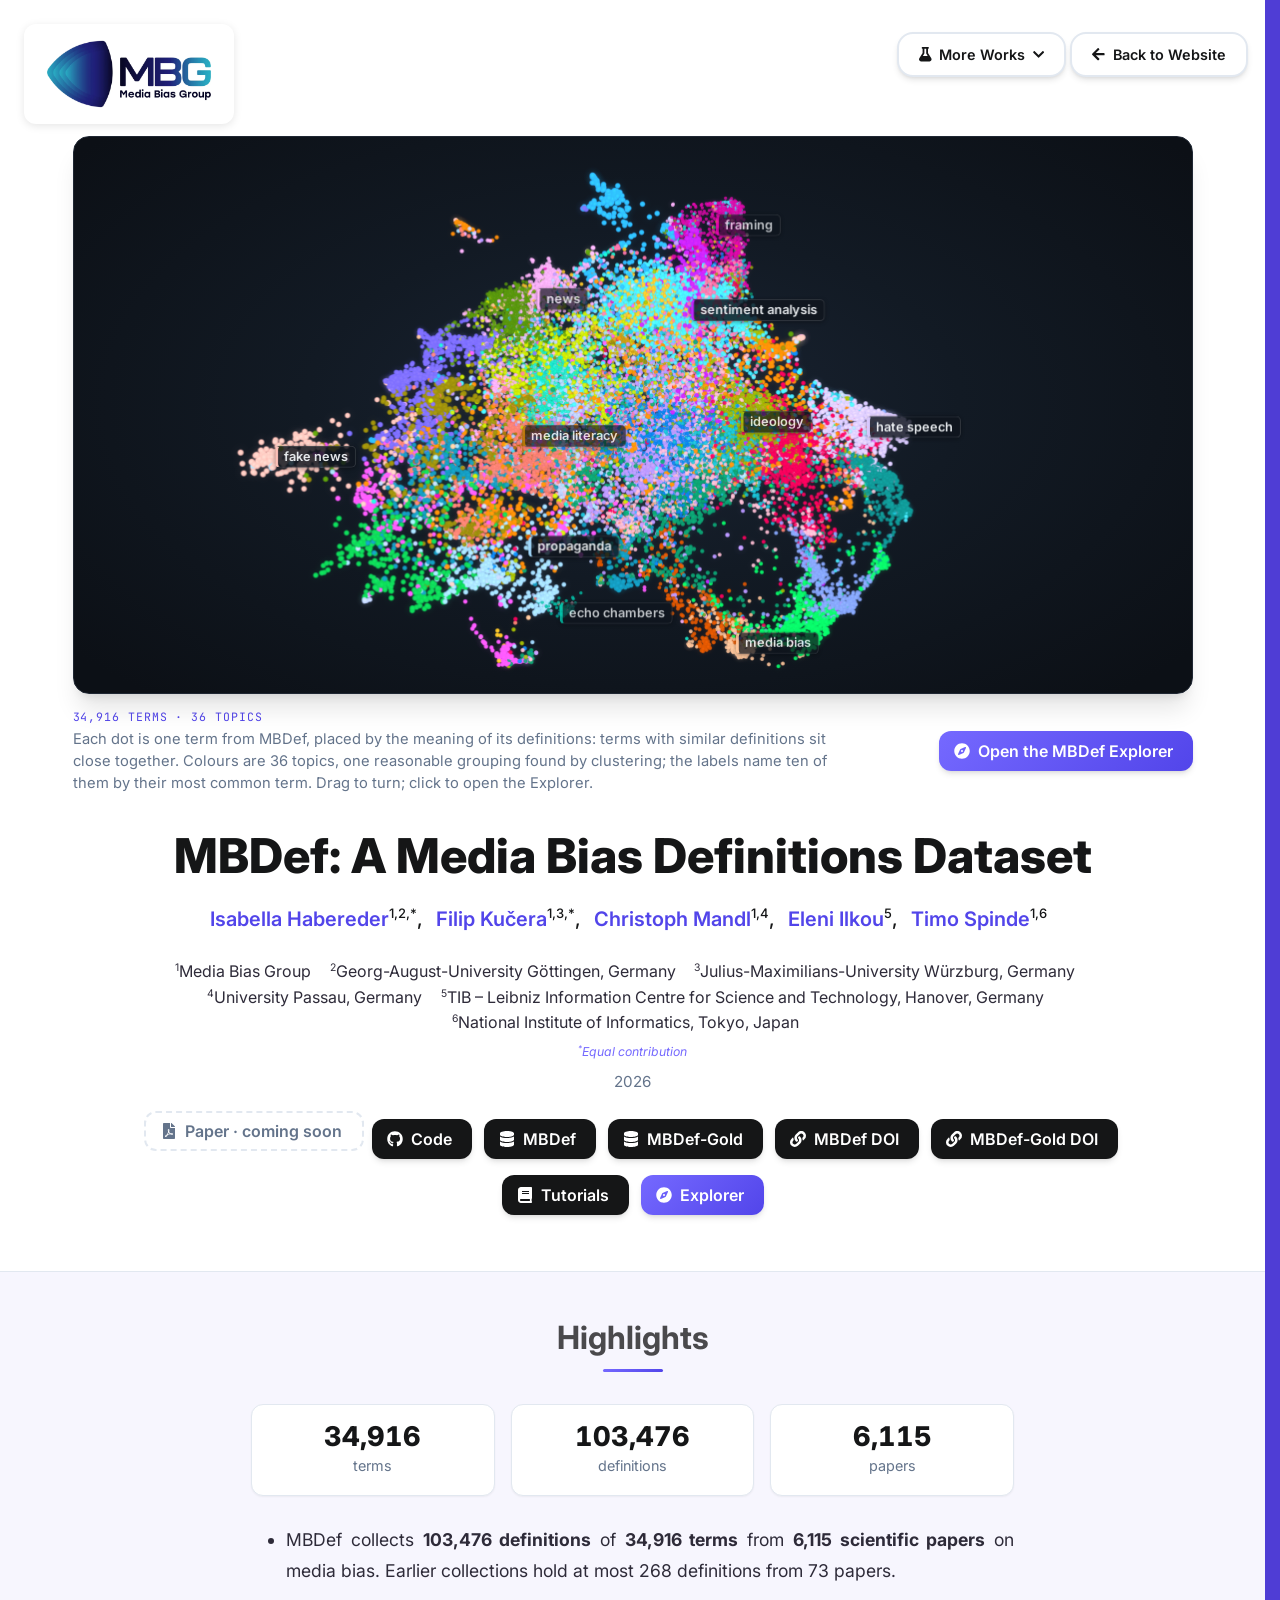
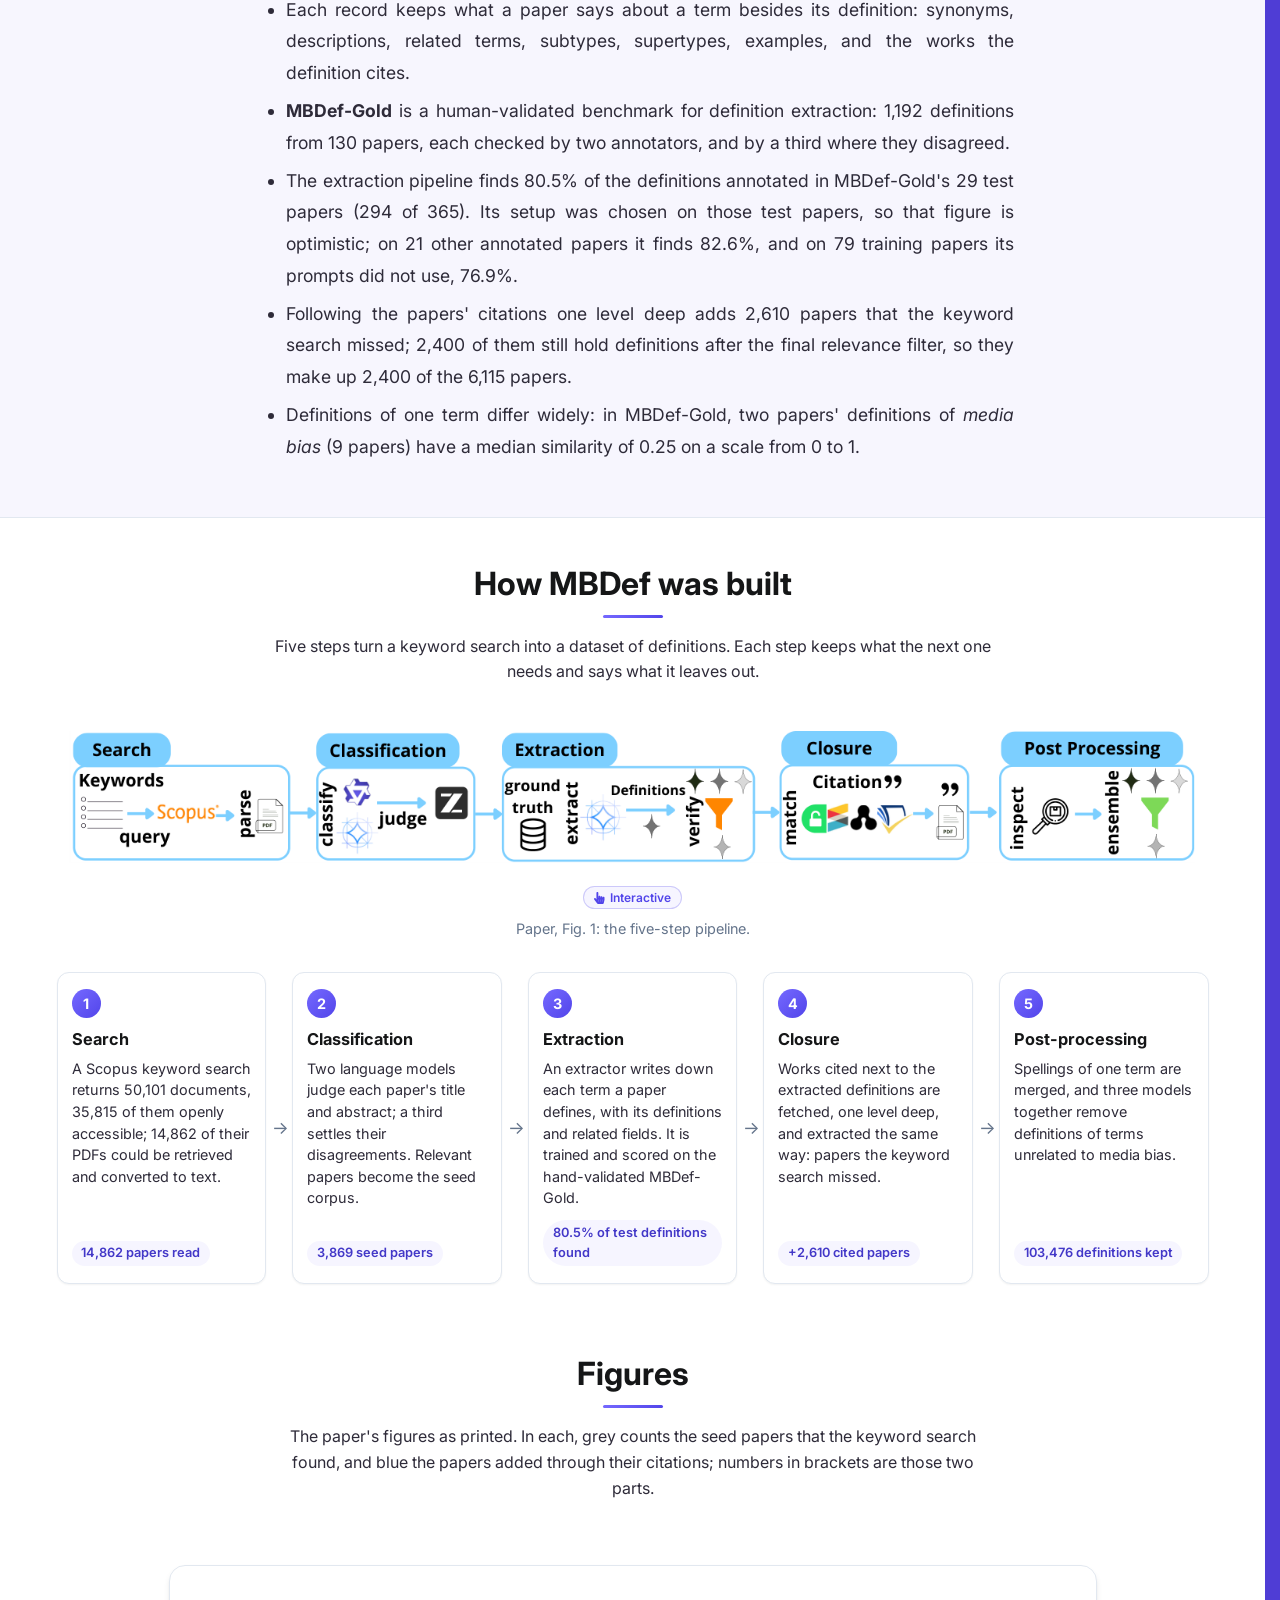
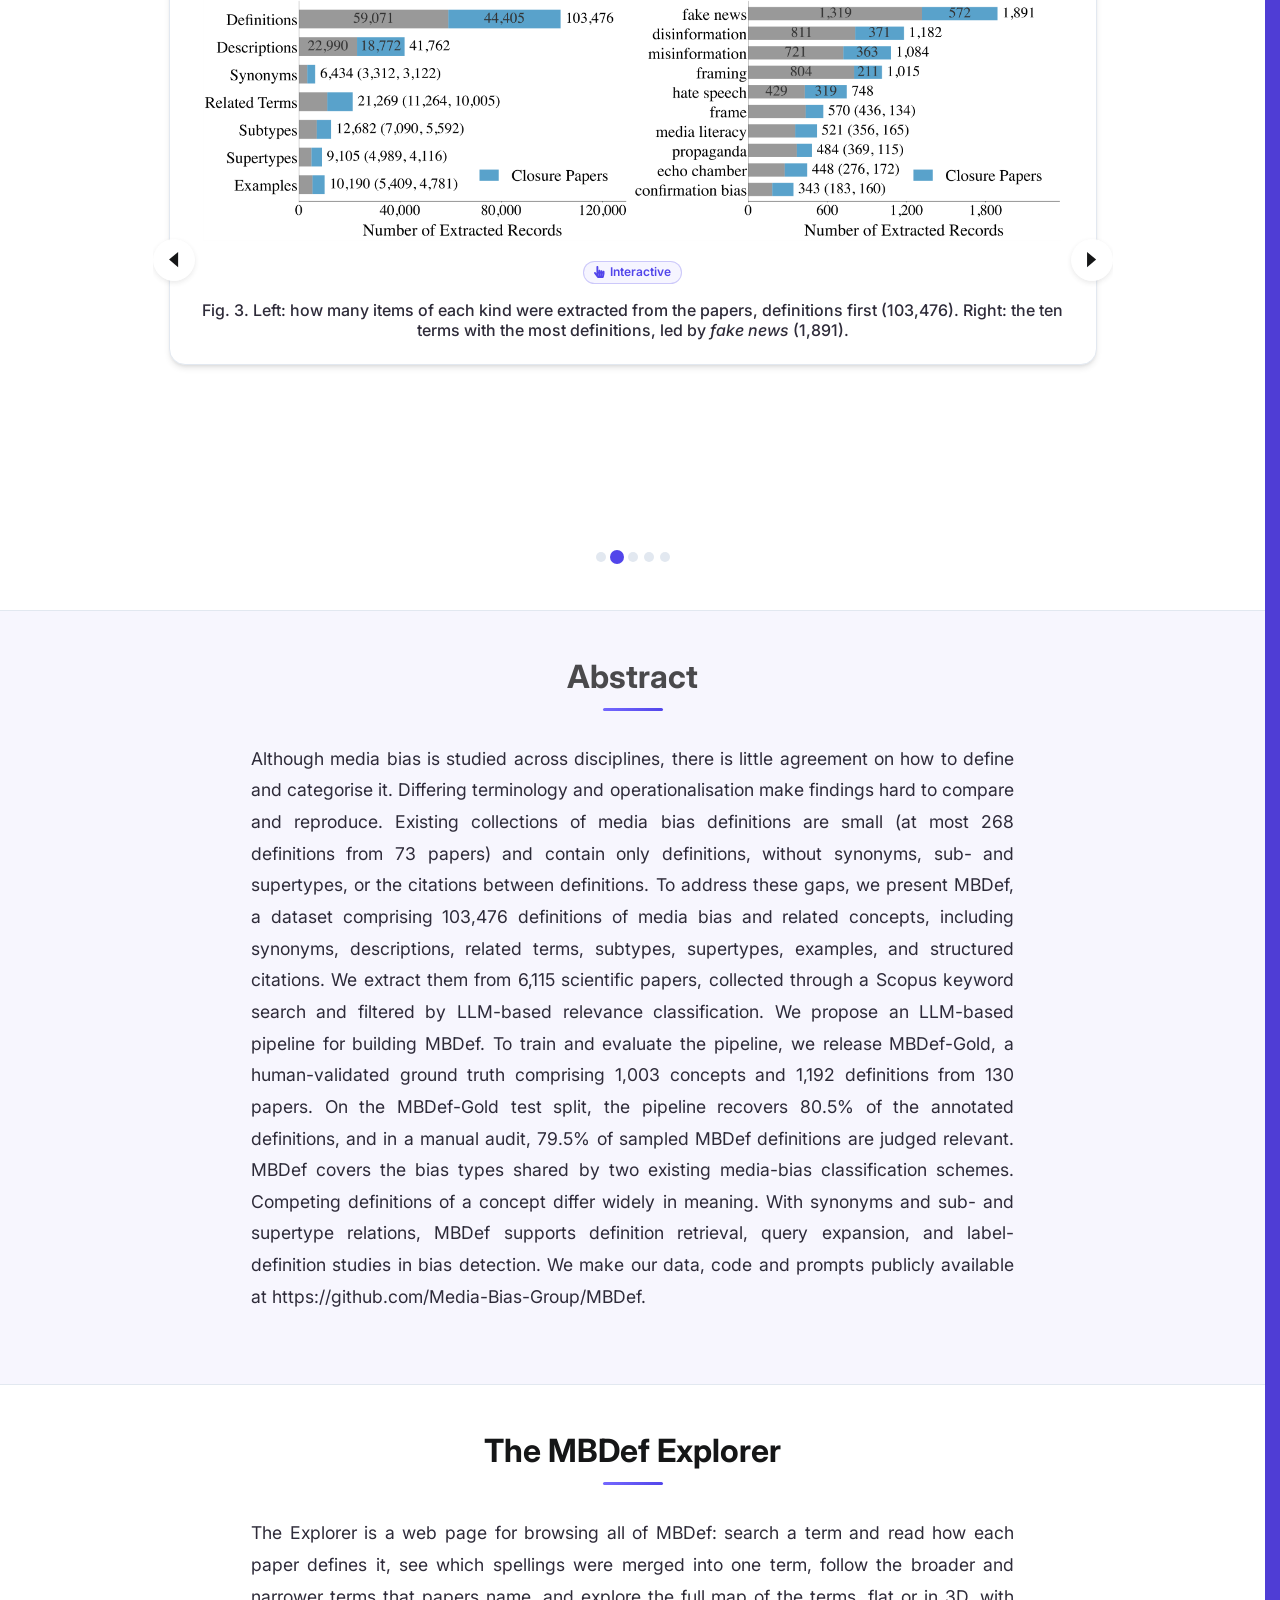
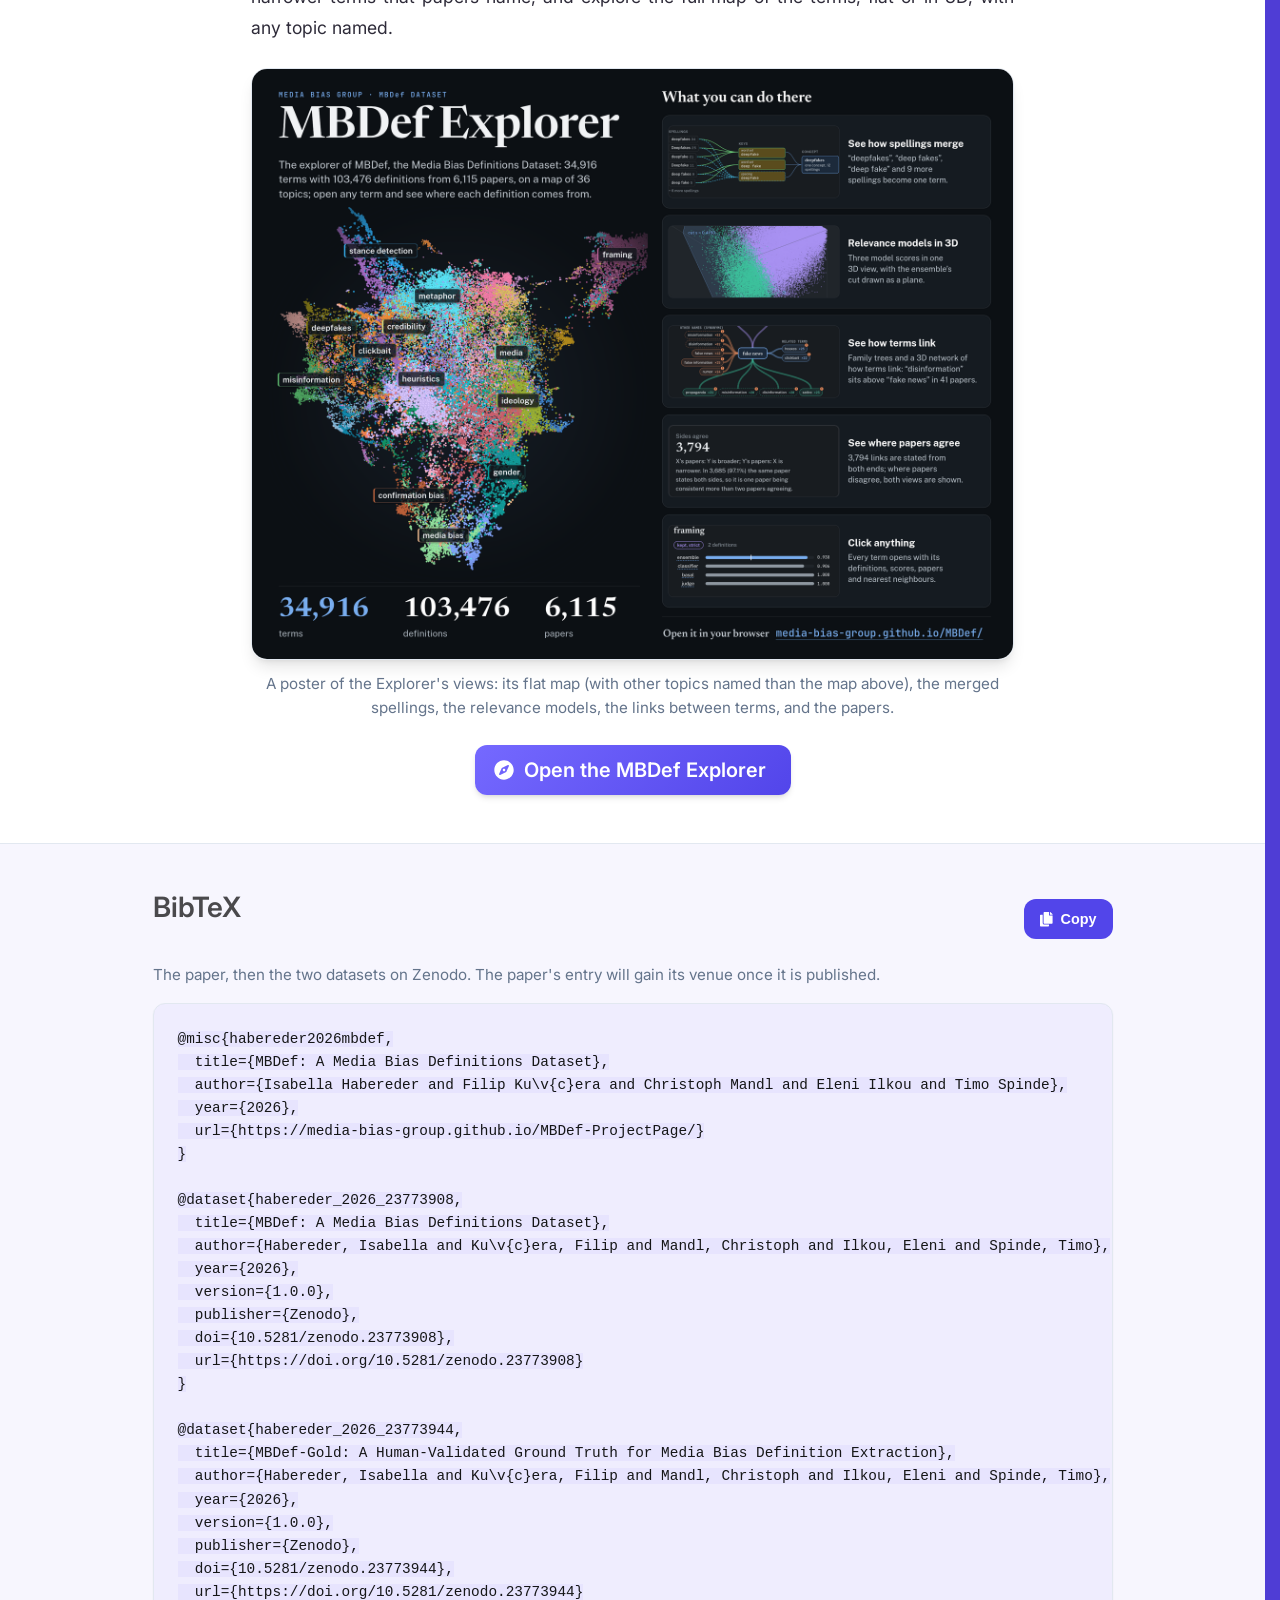
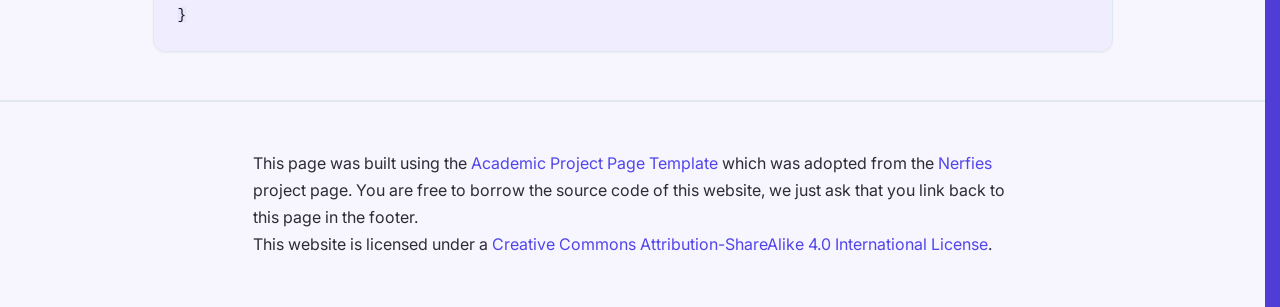
<file: index.html>
<!DOCTYPE html>
<html lang="en">
<head>
  <meta charset="utf-8">
  <meta name="viewport" content="width=device-width, initial-scale=1">
  <title>MBDef: A Media Bias Definitions Dataset</title>

  <!-- Google tag (gtag.js), as on the group's other project pages -->
  <meta name="ga-project-slug" content="MBDef-ProjectPage">
  <script async src="https://www.googletagmanager.com/gtag/js?id=G-9FQN107WVK"></script>
  <script>
    window.dataLayer = window.dataLayer || [];
    function gtag(){dataLayer.push(arguments);}
    gtag('js', new Date());
    const host = window.location.hostname;
    const pathParts = window.location.pathname.split('/').filter(Boolean);
    const projectSlug = document.querySelector('meta[name="ga-project-slug"]')?.content || pathParts[0] || host;
    gtag('config', 'G-9FQN107WVK', {page_location: window.location.href, page_title: document.title, project_slug: projectSlug});
  </script>

  <!-- Edit project metadata here. The small script below fills repeated fields (the group template's PROJECT object). -->
  <script>
    const PROJECT = {
      title: "MBDef: A Media Bias Definitions Dataset",
      siteName: "Media Bias Group",
      siteUrl: "https://media-bias-group.github.io/MBDef-ProjectPage/",
      explorerUrl: "https://media-bias-group.github.io/MBDef/#overview",
      // TODO when the paper is out: status, venue, pdfUrl and the paper's BibTeX entry
      status: "",
      venue: "",
      year: "2026",
      datePublished: "2026-10-29",
      previewImage: "static/images/social_preview.png",
      pdfUrl: "",
      bibtex: `@misc{habereder2026mbdef,
  title={MBDef: A Media Bias Definitions Dataset},
  author={Isabella Habereder and Filip Ku\\v{c}era and Christoph Mandl and Eleni Ilkou and Timo Spinde},
  year={2026},
  url={https://media-bias-group.github.io/MBDef-ProjectPage/}
}

@dataset{habereder_2026_23773908,
  title={MBDef: A Media Bias Definitions Dataset},
  author={Habereder, Isabella and Ku\\v{c}era, Filip and Mandl, Christoph and Ilkou, Eleni and Spinde, Timo},
  year={2026},
  version={1.0.0},
  publisher={Zenodo},
  doi={10.5281/zenodo.23773908},
  url={https://doi.org/10.5281/zenodo.23773908}
}

@dataset{habereder_2026_23773944,
  title={MBDef-Gold: A Human-Validated Ground Truth for Media Bias Definition Extraction},
  author={Habereder, Isabella and Ku\\v{c}era, Filip and Mandl, Christoph and Ilkou, Eleni and Spinde, Timo},
  year={2026},
  version={1.0.0},
  publisher={Zenodo},
  doi={10.5281/zenodo.23773944},
  url={https://doi.org/10.5281/zenodo.23773944}
}`,
      themeColor: "#5245ea",
      keywords: ["media bias", "dataset", "definition extraction", "scientific information extraction", "large language models", "taxonomy"],
      tags: ["Media bias", "Dataset", "Definitions"],
      description: "MBDef holds 103,476 definitions of 34,916 media-bias terms from 6,115 scientific papers, with synonyms, sub- and supertypes, examples and structured citations, plus MBDef-Gold, a human-validated benchmark for definition extraction.",
      // the paper's abstract, as printed
      abstract: [
        "Although media bias is studied across disciplines, there is little agreement on how to define and categorise it.",
        "Differing terminology and operationalisation make findings hard to compare and reproduce.",
        "Existing collections of media bias definitions are small (at most 268 definitions from 73 papers) and contain only definitions, without synonyms, sub- and supertypes, or the citations between definitions.",
        "To address these gaps, we present MBDef, a dataset comprising 103,476 definitions of media bias and related concepts, including synonyms, descriptions, related terms, subtypes, supertypes, examples, and structured citations.",
        "We extract them from 6,115 scientific papers, collected through a Scopus keyword search and filtered by LLM-based relevance classification.",
        "We propose an LLM-based pipeline for building MBDef.",
        "To train and evaluate the pipeline, we release MBDef-Gold, a human-validated ground truth comprising 1,003 concepts and 1,192 definitions from 130 papers.",
        "On the MBDef-Gold test split, the pipeline recovers 80.5% of the annotated definitions, and in a manual audit, 79.5% of sampled MBDef definitions are judged relevant.",
        "MBDef covers the bias types shared by two existing media-bias classification schemes.",
        "Competing definitions of a concept differ widely in meaning.",
        "With synonyms and sub- and supertype relations, MBDef supports definition retrieval, query expansion, and label-definition studies in bias detection.",
        "We make our data, code and prompts publicly available at https://github.com/Media-Bias-Group/MBDef."
      ],
      highlights: [
        "MBDef collects <b>103,476 definitions</b> of <b>34,916 terms</b> from <b>6,115 scientific papers</b> on media bias. Earlier collections hold at most 268 definitions from 73 papers.",
        "Each record keeps what a paper says about a term besides its definition: synonyms, descriptions, related terms, subtypes, supertypes, examples, and the works the definition cites.",
        "<b>MBDef-Gold</b> is a human-validated benchmark for definition extraction: 1,192 definitions from 130 papers, each checked by two annotators, and by a third where they disagreed.",
        "The extraction pipeline finds 80.5% of the definitions annotated in MBDef-Gold's 29 test papers (294 of 365). Its setup was chosen on those test papers, so that figure is optimistic; on 21 other annotated papers it finds 82.6%, and on 79 training papers its prompts did not use, 76.9%.",
        "Following the papers' citations one level deep adds 2,610 papers that the keyword search missed; 2,400 of them still hold definitions after the final relevance filter, so they make up 2,400 of the 6,115 papers.",
        "Definitions of one term differ widely: in MBDef-Gold, two papers' definitions of <i>media bias</i> (9 papers) have a median similarity of 0.25 on a scale from 0 to 1."
      ],
      affiliations: [
        "Media Bias Group",
        "Georg-August-University Göttingen, Germany",
        "Julius-Maximilians-University Würzburg, Germany",
        "University Passau, Germany",
        "TIB – Leibniz Information Centre for Science and Technology, Hanover, Germany",
        "National Institute of Informatics, Tokyo, Japan"
      ],
      authors: [
        {name: "Isabella Habereder", url: "https://media-bias-research.org/team/isabella-habereder/", affiliation: [1, 2], equalContribution: true},
        {name: "Filip Kučera", url: "https://shinobiultra.github.io/", affiliation: [1, 3], equalContribution: true},
        {name: "Christoph Mandl", url: "https://media-bias-research.org/team/christoph-mandl/", affiliation: [1, 4]},
        {name: "Eleni Ilkou", url: "https://orcid.org/0000-0002-4847-6177", affiliation: [5]},
        {name: "Timo Spinde", url: "https://timospinde.com/", affiliation: [1, 6]}
      ]
    };

    const projectText = (value) => Array.isArray(value) ? value.join(" ") : value;
    const projectAuthors = () => PROJECT.authors.map(author => author.name).join(", ");
    const projectUrl = (path) => path.startsWith("http") ? path : new URL(path, PROJECT.siteUrl).href;
    const projectEscape = (value) => String(value).replace(/[&<>"']/g, character => ({
      "&": "&amp;", "<": "&lt;", ">": "&gt;", '"': "&quot;", "'": "&#39;"
    }[character]));
    const projectBibTeX = () => PROJECT.bibtex;
    const projectMeta = (type, name, content) => `<meta ${type}="${projectEscape(name)}" content="${projectEscape(content)}">`;

    function writeProjectHead() {
      const description = projectText(PROJECT.description);
      const image = projectUrl(PROJECT.previewImage);
      const imageAlt = `${PROJECT.title} - Research Preview`;
      const articleData = {
        "@context": "https://schema.org", "@type": "ScholarlyArticle",
        "headline": PROJECT.title, "description": description,
        "author": PROJECT.authors.map(author => ({"@type": "Person", "name": author.name})),
        "datePublished": PROJECT.datePublished,
        "url": PROJECT.siteUrl, "image": image, "keywords": PROJECT.keywords,
        "abstract": projectText(PROJECT.abstract), "isAccessibleForFree": true,
        "license": "https://creativecommons.org/licenses/by/4.0/",
        "sameAs": ["https://doi.org/10.5281/zenodo.23773908", "https://doi.org/10.5281/zenodo.23773944",
                   "https://huggingface.co/datasets/mediabiasgroup/MBDef", "https://github.com/Media-Bias-Group/MBDef"],
        "mainEntity": {"@type": "WebPage", "@id": PROJECT.siteUrl}
      };
      const tags = [
        projectMeta("name", "title", PROJECT.title),
        projectMeta("name", "description", description),
        projectMeta("name", "keywords", PROJECT.keywords.join(", ")),
        projectMeta("name", "author", projectAuthors()),
        projectMeta("name", "robots", "index, follow"),
        projectMeta("property", "og:type", "article"),
        projectMeta("property", "og:site_name", PROJECT.siteName),
        projectMeta("property", "og:title", PROJECT.title),
        projectMeta("property", "og:description", description),
        projectMeta("property", "og:url", PROJECT.siteUrl),
        projectMeta("property", "og:image", image),
        projectMeta("property", "og:image:width", "1200"),
        projectMeta("property", "og:image:height", "630"),
        projectMeta("property", "og:image:alt", imageAlt),
        ...PROJECT.tags.map(tag => projectMeta("property", "article:tag", tag)),
        projectMeta("name", "twitter:card", "summary_large_image"),
        projectMeta("name", "twitter:title", PROJECT.title),
        projectMeta("name", "twitter:description", description),
        projectMeta("name", "twitter:image", image),
        projectMeta("name", "twitter:image:alt", imageAlt),
        projectMeta("name", "citation_title", PROJECT.title),
        ...PROJECT.authors.map(author => projectMeta("name", "citation_author", author.name)),
        projectMeta("name", "citation_publication_date", PROJECT.year),
        projectMeta("name", "theme-color", PROJECT.themeColor),
        `<script type="application/ld+json">${JSON.stringify(articleData)}</scr` + `ipt>`
      ];
      document.write(tags.join("\n"));
    }

    function renderProjectMetadata() {
      document.querySelectorAll("[data-project-title]").forEach(element => { element.textContent = PROJECT.title; });
      document.querySelectorAll("[data-project-status]").forEach(element => {
        element.textContent = [PROJECT.status, PROJECT.year].filter(Boolean).join(" · ");
      });
      document.querySelectorAll("[data-project-abstract]").forEach(element => { element.textContent = projectText(PROJECT.abstract); });
      document.querySelectorAll("[data-project-bibtex]").forEach(element => { element.textContent = projectBibTeX(); });
      document.querySelectorAll("[data-explorer-link]").forEach(element => {
        element.href = PROJECT.explorerUrl; element.target = "_blank"; element.rel = "noopener noreferrer";
      });

      const authors = document.querySelector("[data-project-authors]");
      if (authors) {
        authors.innerHTML = PROJECT.authors.map((author, index) => {
          const comma = index < PROJECT.authors.length - 1 ? "," : "";
          const sup = [...(author.affiliation || []), ...(author.equalContribution ? ["*"] : [])].join(",");
          const name = projectEscape(author.name);
          const linkedName = author.url ? `<a href="${projectEscape(author.url)}" target="_blank" rel="noopener noreferrer">${name}</a>` : name;
          return `<span class="author-block">${linkedName}<sup>${sup}</sup>${comma}</span>`;
        }).join("\n");
      }
      const affiliations = document.querySelector("[data-project-affiliations]");
      if (affiliations) {
        affiliations.innerHTML = PROJECT.affiliations.map((a, i) => `<span class="author-block"><sup>${i + 1}</sup>${projectEscape(a)}</span>`).join("\n")
          + (PROJECT.authors.some(a => a.equalContribution) ? `<span class="eql-cntrb"><small><sup>*</sup>Equal contribution</small></span>` : "");
      }
      const highlights = document.querySelector("[data-project-highlights]");
      // the highlights are this file's own text, with <b> and <i> for emphasis
      if (highlights) highlights.innerHTML = PROJECT.highlights.map(item => `<li>${item}</li>`).join("\n");
    }

    writeProjectHead();
    document.addEventListener("DOMContentLoaded", renderProjectMetadata);
  </script>

  <link rel="preconnect" href="https://fonts.googleapis.com">
  <link rel="preconnect" href="https://fonts.gstatic.com" crossorigin>

  <link rel="icon" type="image/x-icon" href="static/images/favicon.ico">
  <link rel="apple-touch-icon" href="static/images/favicon.ico">

  <link rel="stylesheet" href="static/css/bulma.min.css">
  <link rel="stylesheet" href="static/css/index.css">
  <link rel="stylesheet" href="static/css/bulma-carousel.min.css">
  <link rel="stylesheet" href="static/css/mbdef.css">
  <link rel="stylesheet" href="static/css/figs.css">
  <link rel="stylesheet" href="static/css/figs/pipeline.css">
  <link rel="stylesheet" href="static/css/figs/disciplines.css">
  <link rel="stylesheet" href="static/css/figs/content.css">
  <link rel="stylesheet" href="static/css/figs/coverage.css">
  <link rel="stylesheet" href="static/css/figs/divergence.css">
  <link rel="stylesheet" href="static/css/figs/network.css">

  <!-- Inter as in the template; Newsreader and JetBrains Mono as in the MBDef Explorer -->
  <link href="https://fonts.googleapis.com/css2?family=Inter:wght@400;500;600;700;800&family=Newsreader:opsz,wght@6..72,500;6..72,600&family=JetBrains+Mono:wght@400;500&display=swap" rel="stylesheet">

  <script defer src="static/js/fontawesome.all.min.js"></script>
  <script defer src="static/js/bulma-carousel.min.js"></script>
  <script defer src="static/js/index.js"></script>
  <script defer src="static/js/map3d.js"></script>
  <script defer src="static/js/figkit.js"></script>
  <!-- one script per interactive figure; each registers itself with FIG.register -->
  <script defer src="static/js/figs/pipeline.js"></script>
  <script defer src="static/js/figs/disciplines.js"></script>
  <script defer src="static/js/figs/content.js"></script>
  <script defer src="static/js/figs/coverage.js"></script>
  <script defer src="static/js/figs/divergence.js"></script>
  <script defer src="static/js/figs/network.js"></script>
</head>
<body>
  <!-- Top-left logo button -->
  <a href="https://media-bias-research.org/research/" class="mbg-logo-btn" title="Back to Media Bias Research">
    <img src="static/images/MediaBiasGroup_Logo_typobold-scaled-scaled.webp" alt="Media Bias Group Logo" class="mbg-logo-img">
  </a>

  <!-- Scroll to Top Button -->
  <button class="scroll-to-top" onclick="scrollToTop()" title="Scroll to top" aria-label="Scroll to top">
    <i class="fas fa-chevron-up"></i>
  </button>

  <!-- More Works Dropdown -->
  <div class="more-works-container">
    <button class="more-works-btn" onclick="toggleMoreWorks()" title="View More Works from Our Lab">
      <i class="fas fa-flask"></i>
      More Works
      <i class="fas fa-chevron-down dropdown-arrow"></i>
    </button>
    <div class="more-works-dropdown" id="moreWorksDropdown">
      <div class="dropdown-header">
        <h4>More Related Work from Our Lab</h4>
        <button class="close-btn" onclick="toggleMoreWorks()" aria-label="Close"><i class="fas fa-times"></i></button>
      </div>
      <div class="works-list">
        <a href="https://media-bias-group.github.io/SciDef-ProjectPage/" class="work-item" target="_blank" rel="noopener noreferrer">
          <div class="work-info">
            <h5>SciDef: Datasets and Tools for Automated Definition Extraction from Scientific Literature with LLMs</h5>
            <p>The extraction method and the DefExtra ground truth that MBDef and MBDef-Gold build on.</p>
            <span class="work-venue">KEIR @ CIKM 2026</span>
          </div>
          <i class="fas fa-external-link-alt"></i>
        </a>
        <a href="https://media-bias-group.github.io/LLMExplanations_ProjectPage/" class="work-item" target="_blank" rel="noopener noreferrer">
          <div class="work-info">
            <h5>Plausibility Machines: How LLM-Generated Explanations Shape Media Bias Perception</h5>
            <p>A randomized trial of how explanations written by LLMs and by experts change readers' perception of bias.</p>
            <span class="work-venue">Under review, 2026</span>
          </div>
          <i class="fas fa-external-link-alt"></i>
        </a>
        <a href="https://media-bias-research.org/media-bias-101-a-very-short-introduction-to-the-taxonomy/" class="work-item" target="_blank" rel="noopener noreferrer">
          <div class="work-info">
            <h5>Media Bias 101: A Very Short Introduction to the Taxonomy</h5>
            <p>The Media Bias Taxonomy names the subtypes of media bias and standardises the terms used to describe them.</p>
            <span class="work-venue">Research Project Summary</span>
          </div>
          <i class="fas fa-external-link-alt"></i>
        </a>
      </div>
    </div>
    <button class="more-works-btn" onclick="window.location.href='https://media-bias-research.org/research/'" title="Back to the Media Bias Group website">
      <i class="fas fa-arrow-left"></i>
      <span>Back to Website</span>
    </button>
  </div>

  <main id="main-content">
    <!-- The hero: the rotating 3D map of the dataset (static/js/map3d.js, data from scripts/build_points.py),
         then the title, authors and links. A click on the map opens the MBDef Explorer. -->
    <section class="mbdef-hero" id="top">
      <div class="hero-inner">
        <div class="map-stage">
          <a class="map3d" id="map3d" data-explorer-link href="#" draggable="false" data-ground="dark" data-src="static/data/points"
             aria-label="A slowly turning 3D map with one dot for each of the 34,916 terms in MBDef, placed by the meaning of their definitions and coloured by topic. Opens the MBDef Explorer.">
            <canvas></canvas>
            <span class="map3d-labels" aria-hidden="true"></span>
            <span class="map3d-note" hidden></span>
            <span class="map3d-open" aria-hidden="true">Open the MBDef Explorer <i class="fas fa-arrow-right"></i></span>
          </a>
          <div class="map-cap">
            <p class="map-legend">
              <span class="map-eyebrow">34,916 terms · 36 topics</span>
              <span class="map-explain">Each dot is one term from MBDef, placed by the meaning of its definitions: terms with similar definitions sit close together. Colours are 36 topics, one reasonable grouping found by clustering; the labels name ten of them by their most common term. <span class="map-drag">Drag to turn; click to open the Explorer.</span></span>
            </p>
            <a class="button is-rounded explorer-btn" data-explorer-link href="#">
              <span class="icon"><i class="fas fa-compass"></i></span>
              <span>Open the MBDef Explorer</span>
            </a>
          </div>
        </div>

        <div class="title-block">
          <h1 class="title is-1 publication-title" data-project-title>MBDef: A Media Bias Definitions Dataset</h1>
          <div class="is-size-5 publication-authors" data-project-authors></div>
          <div class="is-size-6 publication-authors affiliations" data-project-affiliations></div>
          <div class="publication-status" data-project-status></div>
          <div class="publication-links">
            <span class="link-block">
              <span class="button is-normal is-rounded is-soon" title="The paper will be linked here once it is public">
                <span class="icon"><i class="fas fa-file-pdf"></i></span>
                <span>Paper · coming soon</span>
              </span>
            </span>
            <span class="link-block">
              <a href="https://github.com/Media-Bias-Group/MBDef" target="_blank" rel="noopener noreferrer" class="external-link button is-normal is-rounded is-dark">
                <span class="icon"><i class="fab fa-github"></i></span>
                <span>Code</span>
              </a>
            </span>
            <span class="link-block">
              <a href="https://huggingface.co/datasets/mediabiasgroup/MBDef" target="_blank" rel="noopener noreferrer" class="external-link button is-normal is-rounded is-dark">
                <span class="icon"><i class="fas fa-database"></i></span>
                <span>MBDef</span>
              </a>
            </span>
            <span class="link-block">
              <a href="https://huggingface.co/datasets/mediabiasgroup/MBDef-Gold" target="_blank" rel="noopener noreferrer" class="external-link button is-normal is-rounded is-dark">
                <span class="icon"><i class="fas fa-database"></i></span>
                <span>MBDef-Gold</span>
              </a>
            </span>
            <span class="link-block">
              <a href="https://doi.org/10.5281/zenodo.23773908" target="_blank" rel="noopener noreferrer" class="external-link button is-normal is-rounded is-dark">
                <span class="icon"><i class="fas fa-link"></i></span>
                <span>MBDef DOI</span>
              </a>
            </span>
            <span class="link-block">
              <a href="https://doi.org/10.5281/zenodo.23773944" target="_blank" rel="noopener noreferrer" class="external-link button is-normal is-rounded is-dark">
                <span class="icon"><i class="fas fa-link"></i></span>
                <span>MBDef-Gold DOI</span>
              </a>
            </span>
            <span class="link-block">
              <a href="https://github.com/Media-Bias-Group/MBDef/tree/main/tutorials" target="_blank" rel="noopener noreferrer" class="external-link button is-normal is-rounded is-dark">
                <span class="icon"><i class="fas fa-book"></i></span>
                <span>Tutorials</span>
              </a>
            </span>
            <span class="link-block">
              <a data-explorer-link href="#" class="external-link button is-normal is-rounded explorer-btn">
                <span class="icon"><i class="fas fa-compass"></i></span>
                <span>Explorer</span>
              </a>
            </span>
          </div>
        </div>
      </div>
    </section>

    <!-- Highlights -->
    <section class="section hero is-light" id="highlights">
      <div class="container is-max-desktop">
        <div class="columns is-centered has-text-centered">
          <div class="column is-four-fifths">
            <h2 class="title is-3">Highlights</h2>
            <div class="stat-row body-stats" aria-label="MBDef in numbers">
              <div class="stat"><b>34,916</b><span>terms</span></div>
              <div class="stat"><b>103,476</b><span>definitions</span></div>
              <div class="stat"><b>6,115</b><span>papers</span></div>
            </div>
            <div class="content has-text-justified">
              <ul class="highlights" data-project-highlights></ul>
            </div>
          </div>
        </div>
      </div>
    </section>

    <!-- How MBDef was built: the paper's Fig. 1 with the five steps, or its interactive version -->
    <section class="section" id="pipeline">
      <div class="container is-max-widescreen">
        <h2 class="title is-3 has-text-centered">How MBDef was built</h2>
        <p class="section-lead">Five steps turn a keyword search into a dataset of definitions. Each step keeps what the next one needs and says what it leaves out.</p>
        <figure class="paper-figure wide">
            <button type="button" class="fig-shot" data-open-fig="pipeline" aria-label="Open Fig. 1 interactively"><span class="fig-shot-pic"><img src="static/images/paper/fig1.png" width="1476" height="205" loading="lazy"
                 alt="The paper's Figure 1: the five-step pipeline: search, classification, extraction, closure and post-processing."></span><span class="fig-badge" aria-hidden="true"><i class="fas fa-hand-pointer"></i> Interactive</span></button>
            <figcaption>Paper, Fig. 1: the five-step pipeline.</figcaption>
          </figure>
          <ol class="pipeline">
            <li>
              <span class="num">1</span>
              <h3>Search</h3>
              <p>A Scopus keyword search returns 50,101 documents, 35,815 of them openly accessible; 14,862 of their PDFs could be retrieved and converted to text.</p>
              <span class="chip">14,862 papers read</span>
            </li>
            <li>
              <span class="num">2</span>
              <h3>Classification</h3>
              <p>Two language models judge each paper's title and abstract; a third settles their disagreements. Relevant papers become the seed corpus.</p>
              <span class="chip">3,869 seed papers</span>
            </li>
            <li>
              <span class="num">3</span>
              <h3>Extraction</h3>
              <p>An extractor writes down each term a paper defines, with its definitions and related fields. It is trained and scored on the hand-validated MBDef-Gold.</p>
              <span class="chip">80.5% of test definitions found</span>
            </li>
            <li>
              <span class="num">4</span>
              <h3>Closure</h3>
              <p>Works cited next to the extracted definitions are fetched, one level deep, and extracted the same way: papers the keyword search missed.</p>
              <span class="chip">+2,610 cited papers</span>
            </li>
            <li>
              <span class="num">5</span>
              <h3>Post-processing</h3>
              <p>Spellings of one term are merged, and three models together remove definitions of terms unrelated to media bias.</p>
              <span class="chip">103,476 definitions kept</span>
            </li>
          </ol>
      </div>
    </section>

    <!-- The paper's figures as printed: the template's carousel -->
    <section class="hero is-small" id="figures">
      <div class="hero-body">
        <div class="container is-max-desktop">
          <h2 class="title is-3 has-text-centered">Figures</h2>
          <p class="section-lead">The paper's figures as printed. In each, grey counts the seed papers that the keyword search found, and blue the papers added through their citations; numbers in brackets are those two parts.</p>
          <div class="carousel results-carousel">
            <div class="item">
              <button type="button" class="fig-shot" data-open-fig="disciplines" aria-label="Open Fig. 2 interactively"><span class="fig-shot-pic"><img src="static/images/paper/fig2.png" width="1476" height="755" loading="lazy" alt="The paper's Figure 2: research disciplines of the 6,115 papers."></span><span class="fig-badge" aria-hidden="true"><i class="fas fa-hand-pointer"></i> Interactive</span></button>
              <h2 class="subtitle has-text-centered">Fig. 2. The research disciplines of the 6,115 papers, from OpenAlex, one field per paper. Most come from the social sciences (58.6%), where media bias is mainly studied; grey are seed papers, blue are papers added through their citations.</h2>
            </div>
            <div class="item">
              <button type="button" class="fig-shot" data-open-fig="content" aria-label="Open Fig. 3 interactively"><span class="fig-shot-pic"><img src="static/images/paper/fig3.png" width="1476" height="439" loading="lazy" alt="The paper's Figure 3: counts of extracted records by field, and the ten terms with the most definitions."></span><span class="fig-badge" aria-hidden="true"><i class="fas fa-hand-pointer"></i> Interactive</span></button>
              <h2 class="subtitle has-text-centered">Fig. 3. Left: how many items of each kind were extracted from the papers, definitions first (103,476). Right: the ten terms with the most definitions, led by <i>fake news</i> (1,891).</h2>
            </div>
            <div class="item">
              <button type="button" class="fig-shot" data-open-fig="coverage" aria-label="Open Fig. 4 interactively"><span class="fig-shot-pic"><img src="static/images/paper/fig4.png" width="1476" height="538" loading="lazy" alt="The paper's Figure 4: how many MBDef papers define each of the eleven bias types that two published schemes share."></span><span class="fig-badge" aria-hidden="true"><i class="fas fa-hand-pointer"></i> Interactive</span></button>
              <h2 class="subtitle has-text-centered">Fig. 4. All eleven bias types that two published classification schemes share are defined in MBDef. Reporting-level types such as gatekeeping (37 papers) are well covered; language-level types are rarely defined under these names.</h2>
            </div>
            <div class="item">
              <button type="button" class="fig-shot" data-open-fig="divergence" aria-label="Open Fig. 5 interactively"><span class="fig-shot-pic"><img src="static/images/paper/fig5.png" width="972" height="384" loading="lazy" alt="The paper's Figure 5: similarity of definitions of the same term across papers, for ten terms."></span><span class="fig-badge" aria-hidden="true"><i class="fas fa-hand-pointer"></i> Interactive</span></button>
              <h2 class="subtitle has-text-centered">Fig. 5. How similar two papers' definitions of the same term are (DefScore, 0 to 1), in MBDef-Gold. Most pairs score low: the median for <i>media bias</i> is 0.25.</h2>
            </div>
            <div class="item">
              <button type="button" class="fig-shot" data-open-fig="network" aria-label="Open Fig. 6 interactively"><span class="fig-shot-pic"><img src="static/images/paper/fig6.png" width="1476" height="480" loading="lazy" alt="The paper's Figure 6: a network of narrower and broader terms around media bias, misinformation and propaganda."></span><span class="fig-badge" aria-hidden="true"><i class="fas fa-hand-pointer"></i> Interactive</span></button>
              <h2 class="subtitle has-text-centered">Fig. 6. Narrower-to-broader links that papers report between terms around <i>media bias</i>, <i>fake news</i> and <i>propaganda</i>; numbers count the papers behind each link.</h2>
            </div>
          </div>
        </div>
      </div>
    </section>

    <!-- Paper abstract -->
    <section class="section hero is-light" id="abstract">
      <div class="container is-max-desktop">
        <div class="columns is-centered has-text-centered">
          <div class="column is-four-fifths">
            <h2 class="title is-3">Abstract</h2>
            <div class="content has-text-justified">
              <p data-project-abstract></p>
            </div>
          </div>
        </div>
      </div>
    </section>

    <!-- The MBDef Explorer -->
    <section class="section" id="explorer">
      <div class="container is-max-desktop">
        <div class="columns is-centered has-text-centered">
          <div class="column is-four-fifths">
            <h2 class="title is-3">The MBDef Explorer</h2>
            <div class="content has-text-justified">
              <p>The Explorer is a web page for browsing all of MBDef: search a term and read how each paper defines it,
                see which spellings were merged into one term, follow the broader and narrower terms that papers name,
                and explore the full map of the terms, flat or in 3D, with any topic named.</p>
            </div>
            <figure class="explorer-figure">
              <a data-explorer-link href="#">
                <img src="static/images/mbdef-explorer-poster.png" width="1600" height="1240" loading="lazy"
                     alt="The MBDef Explorer: its 3D map and its main views">
              </a>
              <figcaption>A poster of the Explorer's views: its flat map (with other topics named than the map above), the merged spellings, the relevance models, the links between terms, and the papers.</figcaption>
            </figure>
            <a data-explorer-link href="#" class="button is-medium is-rounded explorer-btn">
              <span class="icon"><i class="fas fa-compass"></i></span>
              <span>Open the MBDef Explorer</span>
            </a>
          </div>
        </div>
      </div>
    </section>

    <!--BibTex citation -->
    <section class="section hero is-light" id="BibTeX">
      <div class="container is-max-desktop content">
        <div class="bibtex-header">
          <h2 class="title">BibTeX</h2>
          <button class="copy-bibtex-btn" onclick="copyBibTeX()" title="Copy BibTeX to clipboard">
            <i class="fas fa-copy"></i>
            <span class="copy-text">Copy</span>
          </button>
        </div>
        <p class="bibtex-note">The paper, then the two datasets on Zenodo. The paper's entry will gain its venue once it is published.</p>
        <pre id="bibtex-code"><code data-project-bibtex></code></pre>
      </div>
    </section>
  </main>

  <!-- The interactive figures: each opens from its printed figure (a [data-open-fig] button) on this stage;
       static/js/figkit.js draws a figure on first open, static/js/index.js opens, steps through and closes the stage -->
  <dialog class="fig-stage" id="fig-stage" aria-labelledby="fig-stage-title" tabindex="-1">
    <div class="fig-veil" aria-hidden="true"></div>
    <div class="fig-stage-inner">
      <header class="fig-stage-head">
        <div class="fig-stage-text">
          <p class="fig-stage-k" id="fig-stage-k">Fig. 1 &middot; interactive</p>
          <h2 class="fig-stage-title" id="fig-stage-title"></h2>
        </div>
        <nav class="fig-stage-nav" aria-label="Figures">
          <button type="button" class="fig-stage-btn" data-step-fig="-1" aria-label="Previous figure"><i class="fas fa-arrow-left"></i></button>
          <button type="button" class="fig-stage-btn" data-step-fig="1" aria-label="Next figure"><i class="fas fa-arrow-right"></i></button>
          <button type="button" class="fig-stage-btn" data-close-fig aria-label="Close"><i class="fas fa-times"></i></button>
        </nav>
      </header>
      <div class="fig-stage-body">
        <article class="fig-panel" data-fig="pipeline" data-num="1" data-title="How does a keyword search become 103,476 definitions?" data-src="static/data/figs/pipeline.json" hidden></article>
        <article class="fig-panel" data-fig="disciplines" data-num="2" data-title="Which research fields do the 6,115 papers come from?" data-src="static/data/figs/disciplines.json" hidden></article>
        <article class="fig-panel" data-fig="content" data-num="3" data-title="What does MBDef hold, and which terms do papers define most?" data-src="static/data/figs/content.json" hidden></article>
        <article class="fig-panel" data-fig="coverage" data-num="4" data-title="Does MBDef cover the bias types that existing classification schemes name?" data-src="static/data/figs/coverage.json" hidden></article>
        <article class="fig-panel" data-fig="divergence" data-num="5" data-title="Do papers agree on what a term means?" data-src="static/data/figs/divergence.json" hidden></article>
        <article class="fig-panel" data-fig="network" data-num="6" data-title="How do media bias, misinformation and propaganda connect?" data-src="static/data/figs/network.json" hidden></article>
      </div>
    </div>
  </dialog>

  <footer class="footer">
    <div class="container">
      <div class="columns is-centered">
        <div class="column is-8">
          <div class="content">
            <p>
              This page was built using the <a href="https://github.com/eliahuhorwitz/Academic-project-page-template" target="_blank" rel="noopener noreferrer">Academic Project Page Template</a>
              which was adopted from the <a href="https://nerfies.github.io" target="_blank" rel="noopener noreferrer">Nerfies</a> project page.
              You are free to borrow the source code of this website, we just ask that you link back to this page in the footer. <br>
              This website is licensed under a <a rel="license" href="http://creativecommons.org/licenses/by-sa/4.0/" target="_blank">Creative
              Commons Attribution-ShareAlike 4.0 International License</a>.
            </p>
          </div>
        </div>
      </div>
    </div>
  </footer>
</body>
</html>
</file>
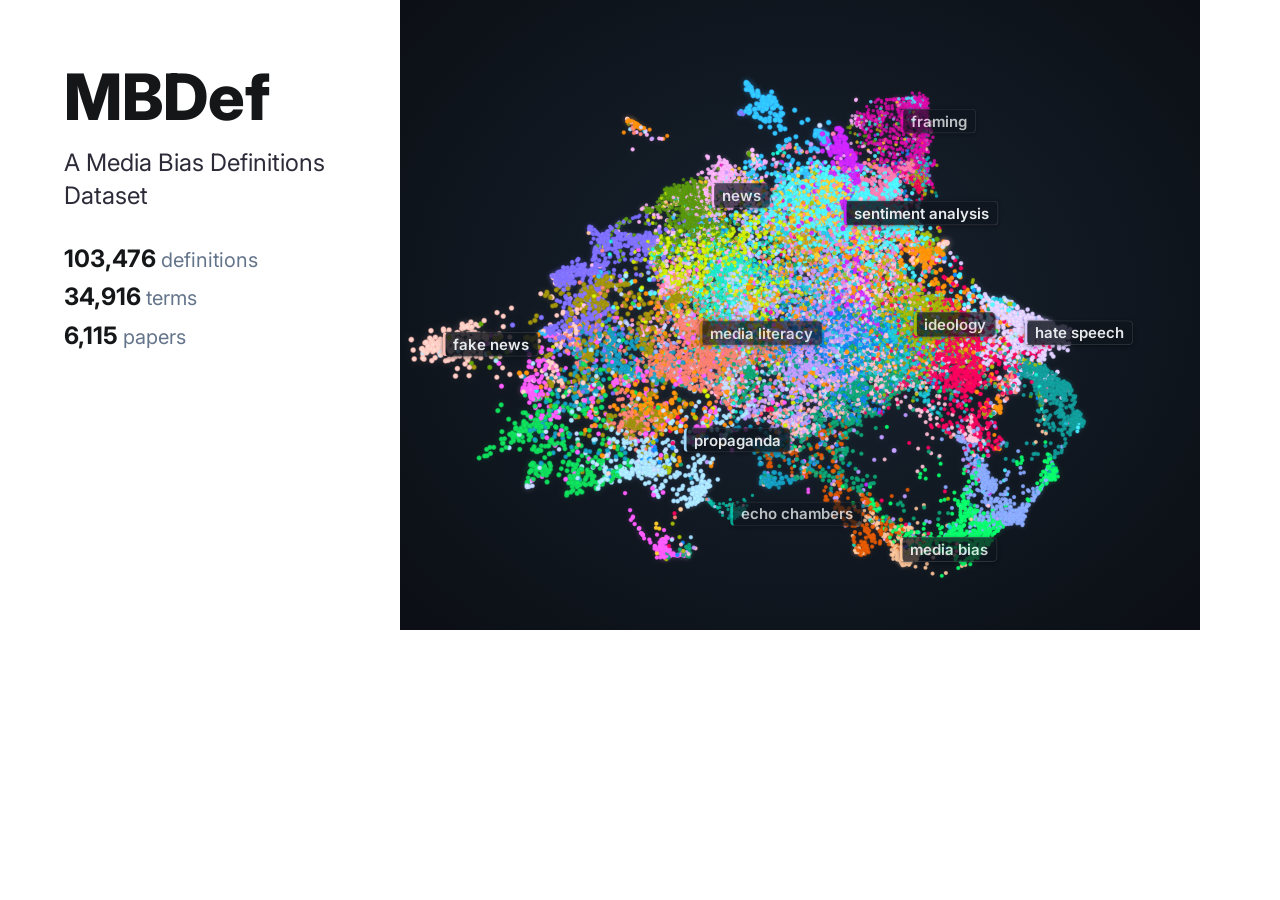
<file: scripts/social_preview.html>
<!DOCTYPE html><html><head><meta charset="utf-8">
<!-- Renders static/images/social_preview.png (1200 x 630). Serve the page folder, then:
     google-chrome --headless=new --use-angle=swiftshader --enable-unsafe-swiftshader --hide-scrollbars --window-size=1200,630 --virtual-time-budget=8000 --screenshot=static/images/social_preview.png http://localhost:8000/scripts/social_preview.html -->
<link href="https://fonts.googleapis.com/css2?family=Inter:wght@400;600;800&display=swap" rel="stylesheet">
<link rel="stylesheet" href="../static/css/index.css"><link rel="stylesheet" href="../static/css/mbdef.css">
<style>
html,body{margin:0;width:1200px;height:630px;overflow:hidden;background:#fff}
.wrap{position:relative;width:1200px;height:630px;display:grid;grid-template-columns:400px 1fr}
.txt{padding:64px 0 0 64px;font-family:Inter,sans-serif;color:#151617}
.txt h1{font-size:64px;font-weight:800;line-height:1.02;margin:0 0 18px}
.txt p{font-size:24px;line-height:1.35;color:#2e2b39;margin:0 0 28px}
.txt .n{font-size:20px;color:#64748b;line-height:1.6}.txt .n b{color:#151617;font-size:24px}
.map3d{height:630px!important;max-height:none!important;border-radius:0;border:none;box-shadow:none}
.map3d-label{font-size:15px}
</style></head><body><div class="wrap">
<div class="txt"><h1>MBDef</h1><p>A Media Bias Definitions Dataset</p>
<div class="n"><b>103,476</b> definitions<br><b>34,916</b> terms<br><b>6,115</b> papers</div></div>
<div class="map3d" id="map3d" data-src="../static/data/points" data-radius="9"><canvas></canvas><div class="map3d-labels"></div><p class="map3d-note" hidden></p></div>
</div>
<script>matchMedia=(q)=>({matches:q.includes('reduce'),addEventListener(){}});</script>
<script src="../static/js/map3d.js"></script></body></html>
</file>
<file: static/css/index.css>
/* Modern CSS Variables for consistent theming */
:root {
  --primary-color: rgb(82,69,234);
  --primary-hover: rgb(67,56,200);
  --secondary-color: #64748b;
  --accent-color: rgb(79,61,213);
  --text-primary: #151617;
  --text-secondary: #2e2b39;
  --text-light: rgb(117,105,255);
  --background-primary: #ffffff;
  --background-secondary: #f7f6fe;
  --background-accent: rgba(118, 105, 255, 0.068);
  --border-color: #e2e8f0;
  --shadow-sm: 0 1px 2px 0 rgb(0 0 0 / 0.05);
  --shadow-md: 0 4px 6px -1px rgb(0 0 0 / 0.1), 0 2px 4px -2px rgb(0 0 0 / 0.1);
  --shadow-lg: 0 10px 15px -3px rgb(0 0 0 / 0.1), 0 4px 6px -4px rgb(0 0 0 / 0.1);
  --shadow-xl: 0 20px 25px -5px rgb(0 0 0 / 0.1), 0 8px 10px -6px rgb(0 0 0 / 0.1);
  --gradient-primary: linear-gradient(135deg, rgb(247,141,167) 0%, rgb(155,81,224) 100%);
  --gradient-accent: linear-gradient(135deg, rgb(117,105,255) 0%, rgb(82,69,234) 100%);
  --gradient-subtle: linear-gradient(135deg, rgb(91,161,235) 0%, rgb(0,6,98) 100%);
  --border-radius: 12px;
  --border-radius-lg: 16px;
  --transition: all 0.3s cubic-bezier(0.4, 0, 0.2, 1);
}

/* Top-left logo button styles */
.mbg-logo-btn {
  position: fixed;
  top: 1.5rem;
  left: 1.5rem;
  z-index: 1100;
  display: block;
  width: 210px;
  height: 100px;
  border-radius: 12px;
  background: rgba(255, 255, 255, 1);
  box-shadow: 0 2px 8px rgba(0,0,0,0.10);
  transition: box-shadow 0.2s, background 0.2s, transform 0.2s;
  overflow: hidden;
}
.mbg-logo-btn:hover {
  background: rgba(255, 255, 255, 1);
  box-shadow: 0 4px 16px rgba(0,0,0,0.18);
  transform: scale(1.06);
}
.mbg-logo-img {
  width: 100%;
  height: 100%;
  object-fit: cover;
  display: block;
  padding: 10px
}

/* Smooth scrolling for better UX */
html {
  scroll-behavior: smooth;
  background-color: var(--accent-color);
}

body {
  font-family: 'Inter', 'Segoe UI', -apple-system, BlinkMacSystemFont, sans-serif;
  color: var(--text-primary);
  line-height: 1.6;
  font-size: 16px;
  background-color: var(--background-primary);
  -webkit-font-smoothing: antialiased;
  -moz-osx-font-smoothing: grayscale;
}


/* Modern Button Styles */
.button {
  border-radius: var(--border-radius) !important;
  font-weight: 600 !important;
  transition: var(--transition) !important;
  border: 2px solid transparent !important;
  position: relative;
  overflow: hidden;
}

.button.is-dark {
  background: var(--text-primary) !important;
  border: none !important;
  color: white !important;
  box-shadow: var(--shadow-md);
}

.button.is-dark:hover {
  transform: translateY(-2px);
  box-shadow: var(--shadow-lg);
  background: var(--primary-color) !important;
}

.button.is-dark:active {
  transform: translateY(0);
  box-shadow: var(--shadow-md);
}

.footer .icon-link {
    font-size: 25px;
    color: var(--text-secondary);
    transition: var(--transition);
}

.footer .icon-link:hover {
    color: var(--primary-color);
    transform: translateY(-2px);
}

.link-block a {
    margin: 8px 4px;
}

.dnerf {
  font-variant: small-caps;
}


/* Hero Section Modernization */
.hero {
  position: relative;
  overflow: hidden;
}

.hero.is-light {
  background: var(--background-secondary);
  border-top: 1px solid var(--border-color);
  border-bottom: 1px solid var(--border-color);
}

.hero-body {
  padding: 4rem 1.5rem;
}

.teaser .hero-body {
  padding-top: 2rem;
  padding-bottom: 4rem;
}

.teaser {
  font-family: 'Inter', sans-serif;
}


/* Publication Content Styling */
.publication-title {
    font-family: 'Inter', sans-serif !important;
    font-weight: 800 !important;
    color: var(--text-primary) !important;
    margin-bottom: 2rem !important;
    line-height: 1.1 !important;
}

.publication-banner {
  max-height: 70vh;
  border-radius: var(--border-radius-lg);
  overflow: hidden;
  box-shadow: var(--shadow-xl);
  margin: 2rem 0;
}

.publication-banner video {
  position: relative;
  left: auto;
  top: auto;
  transform: none;
  object-fit: cover;
  width: 100%;
  height: 100%;
  border-radius: var(--border-radius-lg);
}

.publication-header .hero-body {
  padding: 6rem 1.5rem 4rem;
}

.publication-authors {
    font-family: 'Inter', sans-serif !important;
    font-weight: 500;
    margin-bottom: 1.5rem;
}

.publication-venue {
    color: var(--text-secondary);
    width: fit-content;
    font-weight: 600;
    background: var(--background-accent);
    padding: 0.5rem 1rem;
    border-radius: var(--border-radius);
    margin-top: 1rem;
    display: inline-block;
}

.publication-awards {
    color: #ef4444;
    width: fit-content;
    font-weight: 700;
    background: linear-gradient(135deg, #fef2f2, #fee2e2);
    padding: 0.5rem 1rem;
    border-radius: var(--border-radius);
    border-left: 4px solid #ef4444;
    margin-top: 1rem;
}

.publication-authors a {
   color: var(--primary-color) !important;
   text-decoration: none;
   font-weight: 600;
   transition: var(--transition);
   position: relative;
}

.publication-authors a::after {
    content: '';
    position: absolute;
    width: 0;
    height: 2px;
    bottom: -2px;
    left: 0;
    background: var(--gradient-accent);
    transition: var(--transition);
}

.publication-authors a:hover::after {
    width: 100%;
}

.publication-authors a:hover {
    color: var(--primary-hover) !important;
}

.author-block {
  display: inline-block;
  margin-right: 0.5rem;
}

.publication-banner img {
  border-radius: var(--border-radius-lg);
  box-shadow: var(--shadow-lg);
  transition: var(--transition);
}

.publication-banner img:hover {
  transform: scale(1.02);
  box-shadow: var(--shadow-xl);
}

/* Modern Video and Carousel Styling */
.publication-video {
    position: relative;
    width: 100%;
    height: 0;
    padding-bottom: 56.25%;
    overflow: hidden;
    border-radius: var(--border-radius-lg) !important;
    box-shadow: var(--shadow-xl);
    transition: var(--transition);
}

.publication-video:hover {
    transform: translateY(-4px);
    box-shadow: var(--shadow-xl);
}

.publication-video iframe {
    position: absolute;
    top: 0;
    left: 0;
    width: 100%;
    height: 100%;
    border-radius: var(--border-radius-lg);
}

.publication-body img {
  border-radius: var(--border-radius);
  box-shadow: var(--shadow-md);
  transition: var(--transition);
}

.publication-body img:hover {
  transform: translateY(-2px);
  box-shadow: var(--shadow-lg);
}

.results-carousel {
  overflow: hidden;
  padding: 1rem 0;
}

.results-carousel .item {
  margin: 1rem;
  overflow: hidden;
  padding: 1.5rem;
  font-size: 0;
  background: var(--background-primary);
  border-radius: var(--border-radius-lg);
  box-shadow: var(--shadow-md);
  transition: var(--transition);
  border: 1px solid var(--border-color);
}

.results-carousel .item:hover {
  transform: translateY(-4px);
  box-shadow: var(--shadow-lg);
}

.results-carousel .item img,
.results-carousel video {
  margin: 0;
  border-radius: var(--border-radius);
  width: 100%;
  height: auto;
}

.results-carousel .subtitle {
  font-size: 1rem !important;
  color: var(--text-secondary);
  margin-top: 1rem;
  font-weight: 500;
}

/* Pagination and Misc Improvements */
.slider-pagination .slider-page {
  background: var(--primary-color);
  border-radius: 50%;
  transition: var(--transition);
}

.slider-pagination .slider-page.is-active {
  background: var(--primary-hover);
  transform: scale(1.2);
}

.eql-cntrb { 
  font-size: 0.875rem;
  color: var(--text-light);
  font-style: italic;
}

/* Section Titles */
.title.is-3 {
  font-family: 'Inter', sans-serif !important;
  font-weight: 700 !important;
  color: var(--text-primary);
  margin-bottom: 2rem !important;
  position: relative;
  padding-bottom: 1rem;
}

.title.is-3::after {
  content: '';
  position: absolute;
  bottom: 0;
  left: 50%;
  transform: translateX(-50%);
  width: 60px;
  height: 3px;
  background: var(--gradient-accent);
  border-radius: 2px;
}

/* Content Improvements */
.content.has-text-justified {
  font-size: 1.1rem;
  line-height: 1.8;
  color: var(--text-secondary);
}

.content.has-text-justified p {
  margin-bottom: 1.5rem;
}

/* Footer Improvements */
.footer {
  background: var(--background-secondary);
  border-top: 1px solid var(--border-color);
  padding: 3rem 1.5rem;
}

.footer .content {
  color: var(--text-secondary);
  line-height: 1.7;
}

.footer a {
  color: var(--primary-color);
  text-decoration: none;
  transition: var(--transition);
}

.footer a:hover {
  color: var(--primary-hover);
  text-decoration: underline;
}

/* BibTeX Styling */
pre {
  background: var(--background-accent) !important;
  border: 1px solid var(--border-color) !important;
  border-radius: var(--border-radius) !important;
  padding: 1.5rem !important;
  font-size: 0.9rem !important;
  overflow-x: auto;
  box-shadow: var(--shadow-sm);
}

code {
  background: var(--background-accent) !important;
  color: var(--text-primary) !important;
  font-family: 'SF Mono', 'Monaco', 'Cascadia Code', 'Roboto Mono', monospace !important;
}

/* BibTeX Section Improvements */
.bibtex-header {
  display: flex;
  justify-content: space-between;
  align-items: center;
  margin-bottom: 1rem;
}

.copy-bibtex-btn {
  background: var(--primary-color);
  color: white;
  border: none;
  border-radius: var(--border-radius);
  padding: 0.75rem 1rem;
  font-size: 0.9rem;
  font-weight: 600;
  cursor: pointer;
  transition: var(--transition);
  display: inline-flex;
  align-items: center;
  gap: 0.5rem;
}

.copy-bibtex-btn:hover {
  background: var(--primary-hover);
  transform: translateY(-2px);
  box-shadow: var(--shadow-md);
}

.copy-bibtex-btn.copied {
  background: #10b981;
}

.copy-bibtex-btn.copied .copy-text::after {
  content: "ied!";
}

/* Scroll to Top Button */
.scroll-to-top {
  position: fixed;
  bottom: 2rem;
  right: 2rem;
  width: 50px;
  height: 50px;
  background: var(--primary-color);
  color: white;
  border: none;
  border-radius: 50%;
  cursor: pointer;
  opacity: 0;
  visibility: hidden;
  transition: var(--transition);
  z-index: 999;
  display: flex;
  align-items: center;
  justify-content: center;
  font-size: 1.2rem;
  box-shadow: var(--shadow-lg);
}

.scroll-to-top:hover {
  background: var(--primary-hover);
  transform: translateY(-3px);
  box-shadow: var(--shadow-xl);
}

.scroll-to-top.visible {
  opacity: 1;
  visibility: visible;
}


/* More Works Dropdown */
.more-works-container {
  position: fixed;
  top: 2rem;
  right: 2rem;
  z-index: 1000;
}

.more-works-btn {
  background: var(--background-primary);
  color: var(--text-primary);
  border: 2px solid var(--border-color);
  border-radius: var(--border-radius-lg);
  padding: 0.75rem 1.25rem;
  font-weight: 600;
  font-size: 0.9rem;
  box-shadow: var(--shadow-md);
  transition: var(--transition);
  cursor: pointer;
  text-decoration: none;
  display: inline-flex;
  align-items: center;
  gap: 0.5rem;
  font-family: 'Inter', sans-serif;
}

.more-works-btn:hover {
  transform: translateY(-2px);
  box-shadow: var(--shadow-lg);
  background: var(--background-secondary);
  border-color: var(--primary-color);
}

.more-works-btn .dropdown-arrow {
  transition: var(--transition);
  font-size: 0.8rem;
}

.more-works-btn.active .dropdown-arrow {
  transform: rotate(180deg);
}

.more-works-dropdown {
  position: absolute;
  top: calc(100% + 0.5rem);
  right: 0;
  width: 400px;
  max-width: 90vw;
  background: var(--background-primary);
  border: 1px solid var(--border-color);
  border-radius: var(--border-radius-lg);
  box-shadow: var(--shadow-xl);
  opacity: 0;
  visibility: hidden;
  transform: translateY(-10px);
  transition: var(--transition);
  max-height: 70vh;
  overflow-y: auto;
}

.more-works-dropdown.show {
  opacity: 1;
  visibility: visible;
  transform: translateY(0);
}

.dropdown-header {
  display: flex;
  justify-content: space-between;
  align-items: center;
  padding: 1.5rem 1.5rem 1rem;
  border-bottom: 1px solid var(--border-color);
}

.dropdown-header h4 {
  margin: 0;
  font-size: 1.1rem;
  font-weight: 700;
  color: var(--text-primary);
}

.close-btn {
  background: none;
  border: none;
  color: var(--text-secondary);
  cursor: pointer;
  padding: 0.5rem;
  border-radius: var(--border-radius);
  transition: var(--transition);
}

.close-btn:hover {
  background: var(--background-accent);
  color: var(--text-primary);
}

.works-list {
  padding: 1rem;
}

.work-item {
  display: flex;
  align-items: flex-start;
  justify-content: space-between;
  padding: 1rem;
  border-radius: var(--border-radius);
  text-decoration: none;
  color: inherit;
  transition: var(--transition);
  margin-bottom: 0.5rem;
}

.work-item:hover {
  background: var(--background-accent);
  transform: translateX(4px);
}

.work-info h5 {
  margin: 0 0 0.5rem 0;
  font-size: 1rem;
  font-weight: 500;
  color: var(--text-primary);
}

.work-info p {
  margin: 0 0 0.5rem 0;
  font-size: 0.9rem;
  color: var(--text-secondary);
  line-height: 1.4;
}

.work-venue {
  font-size: 0.8rem;
  color: var(--text-light);
  font-style: italic;
}

.work-item .fas {
  color: var(--text-light);
  font-size: 0.9rem;
  margin-top: 0.2rem;
  flex-shrink: 0;
}


/* Mobile Responsive Improvements */
@media screen and (max-width: 768px) {
  .hero-body {
    padding: 2rem 1rem;
  }
  
  .publication-header .hero-body {
    padding: 3rem 1rem 2rem;
  }
  
  .publication-title {
    font-size: 2.5rem !important;
    line-height: 1.2 !important;
    margin-bottom: 1.5rem !important;
  }
  
  .publication-authors {
    font-size: 1rem !important;
  }
  
  .button {
    margin: 0.25rem !important;
    font-size: 0.875rem !important;
    padding: 0.75rem 1rem !important;
  }
  
  .more-works-container {
    bottom: 2rem;
    left: 2rem;
    top: auto;
  }
  
  .more-works-btn {
    padding: 0.6rem 1rem;
    font-size: 0.8rem;
  }

  .mbg-logo-btn{
    width: 140px;
    height: 70px;
    position: fixed;
    top: 2rem;
    right: 2rem;
    z-index: 1000;
  }
  
  .more-works-dropdown {
    width: calc(100vw - 2rem);
    right: -1rem;
    bottom: calc(100% + 0.5rem);
    top: auto;
  }
  
  .results-carousel .item {
    margin: 0.5rem;
    padding: 1rem;
  }
  
  .teaser .hero-body {
    padding: 1rem;
  }
  
  .content.has-text-justified {
    font-size: 1rem;
  }
}

@media screen and (max-width: 480px) {
  .publication-title {
    font-size: 2rem !important;
  }
  
  .hero-body {
    padding: 1.5rem 0.75rem;
  }
  
  .more-works-container {
    position: fixed;
    bottom: 2rem;
    right: 1rem;
    z-index: 1000;
  }
  
  .more-works-btn {
    padding: 0.5rem 0.75rem;
    font-size: 0.75rem;
  }
  
  .more-works-dropdown {
    position: absolute;
    bottom: calc(100% + 0.5rem);
    right: 0;
    width: calc(100vw - 2rem);
    max-width: 90vw;
  }
  
  .link-block {
    display: block;
    margin-bottom: 0.5rem;
  }
  
  .button {
    width: 100%;
    justify-content: center;
  }
}

/* Tablet Responsive */
@media screen and (min-width: 769px) and (max-width: 1024px) {
  .hero-body {
    padding: 3rem 2rem;
  }
  
  .publication-header .hero-body {
    padding: 4rem 2rem 3rem;
  }
}

/* Animation for page load */
@keyframes fadeInUp {
  from {
    opacity: 0;
    transform: translateY(30px);
  }
  to {
    opacity: 1;
    transform: translateY(0);
  }
}

.hero, .section {
  animation: fadeInUp 0.6s ease-out;
}

/* Improved focus states for accessibility */
.button:focus,
.related-works-btn:focus,
a:focus {
  outline: 2px solid var(--primary-color);
  outline-offset: 2px;
}


/* Print styles */
@media print {
  .more-works-container {
    display: none;
  }
  
  .hero, .section {
    animation: none;
  }
  
  .button {
    background: transparent !important;
    color: var(--text-primary) !important;
    box-shadow: none !important;
  }
}
</file>
<file: static/css/mbdef.css>
/* Additions for the MBDef page on top of the group template's index.css (which stays as in the template):
   the rotating map in the template's teaser slot, the numbers, the five steps, and the printed figures that open
   into their interactive versions (static/css/figs.css styles those). */

:root {
  --font-display: 'Newsreader', 'Iowan Old Style', Georgia, serif; /* the MBDef Explorer's display face */
  --font-mono: 'JetBrains Mono', ui-monospace, 'SFMono-Regular', Menlo, monospace;
  /* the stage: the Explorer's dark ground, for the map and the interactive figures */
  --stage-bg: #0c1016;
  --stage-glow: #1a2433;
  --stage-ink: #e8ebee;
  --stage-muted: #9aa4b2;
}

html, body { overflow-x: hidden; }
[hidden] { display: none !important; } /* Bulma's reset gives <article> display: block, which would beat the attribute */

/* ---------------------------------------------------------------- the hero: the map, then the title */
.mbdef-hero { position: relative; padding: 8.5rem 1.5rem 3rem; }
.hero-inner { max-width: 1120px; margin: 0 auto; display: flex; flex-direction: column; gap: 2.25rem; }
.map-stage { position: relative; }

.map3d {
  position: relative;
  display: block;
  height: min(62vh, 580px);
  min-height: 320px;
  overflow: hidden;
  border-radius: var(--border-radius-lg);
  background: radial-gradient(ellipse 65% 70% at 50% 48%, var(--stage-glow) 0%, #121a24 45%, var(--stage-bg) 100%);
  border: 1px solid #1f2733;
  box-shadow: var(--shadow-xl);
  color: var(--stage-ink);
  user-select: none;
  -webkit-user-select: none;
  -webkit-user-drag: none;
  outline-offset: 4px;
}
.map3d canvas {
  position: absolute; inset: 0; width: 100%; height: 100%; display: block;
  cursor: grab;
  touch-action: pan-y; /* a vertical swipe still scrolls the page on phones; a sideways one turns the map */
  opacity: 0; transition: opacity 0.8s ease;
}
.map3d.is-ready canvas { opacity: 1; }
.map3d.is-dragging canvas { cursor: grabbing; }
.map3d-labels { position: absolute; inset: 0; pointer-events: none; }
.map3d-label {
  position: absolute; left: 0; top: 0;
  margin: -0.75em 0 0 -0.2em;
  padding: 0.12em 0.55em 0.14em 0.5em;
  font-size: 0.8rem; font-weight: 600; line-height: 1.3; white-space: nowrap;
  color: var(--stage-ink);
  background: rgba(16, 22, 30, 0.84);
  border: 1px solid rgba(255, 255, 255, 0.14);
  border-left: 3px solid var(--dot);
  border-radius: 5px;
  box-shadow: 0 1px 4px rgba(0, 0, 0, 0.35);
  will-change: transform, opacity;
}
.map3d-note {
  position: absolute; inset: 0; display: flex; align-items: center; justify-content: center;
  padding: 2rem; text-align: center; color: var(--stage-ink);
}
.map3d-note[hidden] { display: none; }
.map3d-open { /* appears while the pointer is over the map: a click opens the Explorer */
  position: absolute; right: 1rem; top: 1rem; z-index: 300;
  padding: 0.35rem 0.8rem; border-radius: 999px;
  font-size: 0.82rem; font-weight: 600; color: #fff;
  background: rgba(82, 69, 234, 0.92);
  opacity: 0; transform: translateY(-4px); transition: opacity 0.25s, transform 0.25s;
  pointer-events: none;
}
.map3d:hover .map3d-open, .map3d:focus-visible .map3d-open { opacity: 1; transform: none; }
.map3d.is-dragging .map3d-open { opacity: 0; }

.map-cap { display: flex; align-items: center; justify-content: space-between; gap: 1.25rem; margin-top: 0.9rem; }
.map-legend { margin: 0; font-size: 0.92rem; line-height: 1.5; color: var(--secondary-color); max-width: 760px; }
.map-eyebrow {
  display: block; margin-bottom: 0.15rem;
  font-family: var(--font-mono); font-size: 0.72rem; letter-spacing: 0.08em; text-transform: uppercase;
  color: var(--primary-color);
}
.map-cap .explorer-btn { flex: none; }

.title-block { text-align: center; max-width: 980px; margin: 0 auto; }
.title-block .publication-title { margin-bottom: 1.25rem !important; }
.publication-authors sup { font-size: 0.65em; }
.publication-authors.affiliations { color: var(--text-secondary); font-weight: 400; margin-bottom: 0.5rem; }
.publication-authors.affiliations .author-block { margin-right: 0.9rem; }
.publication-authors.affiliations .eql-cntrb { display: block; margin-top: 0.25rem; }
.publication-status { font-size: 0.95rem; color: var(--secondary-color); margin-bottom: 1rem; }
.publication-status:empty { display: none; }

/* buttons: the Explorer button takes the template's accent gradient; a planned link is dashed, not a link */
.button.explorer-btn {
  background: var(--gradient-accent) !important;
  color: #fff !important; border: none !important;
  box-shadow: var(--shadow-md);
}
.button.explorer-btn:hover { transform: translateY(-2px); box-shadow: var(--shadow-lg); filter: brightness(1.08); }
.button.is-soon {
  background: transparent !important; color: var(--secondary-color) !important;
  border: 2px dashed var(--border-color) !important; cursor: default; box-shadow: none;
}
.button.is-soon:hover { transform: none; }

/* ---------------------------------------------------------------- numbers */
.stat-row { display: grid; grid-template-columns: repeat(3, minmax(0, 1fr)); gap: 1rem; margin: 0 0 1.75rem; }
.stat {
  background: var(--background-primary);
  border: 1px solid var(--border-color);
  border-radius: var(--border-radius);
  padding: 1rem 0.75rem; text-align: center; box-shadow: var(--shadow-sm);
}
.stat b { display: block; font-size: 1.7rem; font-weight: 800; color: var(--text-primary); line-height: 1.2; font-variant-numeric: tabular-nums; }
.stat span { font-size: 0.9rem; color: var(--secondary-color); }
.highlights li { margin-bottom: 0.4rem; }

/* ---------------------------------------------------------------- how MBDef was built */
.section-lead { max-width: 720px; margin: -1rem auto 2rem; text-align: center; color: var(--text-secondary); }
.paper-figure { margin: 0 auto 2rem; }
.paper-figure img { display: block; width: 100%; height: auto; }
.paper-figure figcaption { margin-top: 0.5rem; text-align: center; font-size: 0.9rem; color: var(--secondary-color); }
.pipeline {
  list-style: none; margin: 0; padding: 0;
  display: grid; grid-template-columns: repeat(5, minmax(0, 1fr)); gap: 1.6rem;
}
.pipeline li {
  position: relative; display: flex; flex-direction: column;
  background: var(--background-primary); border: 1px solid var(--border-color);
  border-radius: var(--border-radius); padding: 1rem 0.9rem 1.1rem; box-shadow: var(--shadow-sm);
}
.pipeline li + li::before {
  content: '\2192'; position: absolute; left: -1.3rem; top: 50%; transform: translateY(-50%);
  font-size: 1.1rem; color: var(--secondary-color);
}
.pipeline .num {
  display: inline-flex; align-items: center; justify-content: center;
  width: 1.8rem; height: 1.8rem; border-radius: 50%;
  background: var(--gradient-accent); color: #fff; font-weight: 700; font-size: 0.9rem; margin-bottom: 0.5rem;
}
.pipeline h3 { font-size: 1.02rem; font-weight: 700; margin: 0 0 0.35rem; color: var(--text-primary); }
.pipeline p { font-size: 0.9rem; line-height: 1.5; color: var(--text-secondary); margin: 0 0 0.7rem; flex: 1; }
.pipeline .chip {
  align-self: flex-start; font-size: 0.8rem; font-weight: 600;
  color: var(--primary-hover); background: var(--background-accent);
  border-radius: 999px; padding: 0.15rem 0.6rem;
}

/* ---------------------------------------------------------------- printed figures that open into interactive ones */
/* each printed figure is a button; a small pill under it says it opens (never over the figure's own content).
   On hover the figure lifts towards the reader, glows faintly in the accent, and a light sweeps across it once. */
.fig-shot {
  display: flex; flex-direction: column; align-items: center; gap: 0.6rem;
  width: 100%; padding: 0; margin: 0;
  border: 0; background: none; cursor: zoom-in; border-radius: var(--border-radius);
}
.fig-shot-pic {
  position: relative; display: block; width: 100%; overflow: hidden; border-radius: 10px;
  transition: transform 0.45s cubic-bezier(0.22, 1, 0.36, 1), box-shadow 0.45s cubic-bezier(0.22, 1, 0.36, 1);
}
.fig-shot-pic img { display: block; width: 100%; height: auto; }
.fig-shot-pic::after { /* the sweep of light */
  content: ''; position: absolute; inset: 0; pointer-events: none;
  background: linear-gradient(105deg, rgba(255, 255, 255, 0) 35%, rgba(165, 156, 255, 0.22) 48%, rgba(255, 255, 255, 0.5) 50%, rgba(165, 156, 255, 0.22) 52%, rgba(255, 255, 255, 0) 65%);
  transform: translateX(-110%);
}
.fig-shot:hover .fig-shot-pic, .fig-shot:focus-visible .fig-shot-pic {
  transform: translateY(-3px) scale(1.012);
  box-shadow: 0 0 0 1px rgba(82, 69, 234, 0.22), 0 18px 40px -18px rgba(82, 69, 234, 0.55);
}
.fig-shot:hover .fig-shot-pic::after, .fig-shot:focus-visible .fig-shot-pic::after { transform: translateX(110%); transition: transform 1.1s cubic-bezier(0.22, 1, 0.36, 1); }
.fig-shot:active .fig-shot-pic { transform: translateY(-1px) scale(1.004); }
.fig-shot:focus-visible { outline: none; }
.fig-shot:focus-visible .fig-shot-pic { outline: 2px solid var(--primary-color); outline-offset: 3px; }
.fig-badge {
  display: inline-flex; align-items: center; gap: 0.35rem;
  padding: 0.2rem 0.65rem; border-radius: 999px;
  font: 600 0.75rem/1.2 Inter, system-ui, sans-serif; color: var(--primary-color);
  background: var(--background-accent); border: 1px solid rgba(82, 69, 234, 0.25);
  transition: color 0.3s, background 0.3s, transform 0.45s cubic-bezier(0.22, 1, 0.36, 1); pointer-events: none;
}
.fig-shot:hover .fig-badge, .fig-shot:focus-visible .fig-badge { color: #fff; background: var(--primary-color); transform: translateY(-2px); }

/* the stage: a full-screen <dialog> holding a veil over the page and the card; index.js moves both with the Web
   Animations API (the card opens out of the printed figure). The page keeps its scrollbar space, so nothing shifts. */
html { scrollbar-gutter: stable; }
html.has-stage { overflow: hidden; }
.fig-stage {
  position: fixed; inset: 0; width: 100%; height: 100%; max-width: none; max-height: none;
  margin: 0; padding: 16px; border: 0; background: transparent; color: var(--stage-ink); overflow: hidden;
}
.fig-stage[open] { display: grid; place-items: center; }
.fig-stage:focus { outline: none; }
.fig-stage::backdrop { background: transparent; }
.fig-veil { position: fixed; inset: 0; background: rgba(8, 10, 16, 0.74); -webkit-backdrop-filter: blur(6px); backdrop-filter: blur(6px); }
.fig-stage-inner {
  position: relative; display: flex; flex-direction: column;
  width: min(1240px, 100%); max-height: calc(100vh - 32px);
  border: 1px solid rgba(255, 255, 255, 0.1); border-radius: 18px;
  background: var(--stage-bg); box-shadow: 0 30px 80px rgba(0, 0, 0, 0.5); overflow: hidden;
  transform-origin: 0 0; /* the morph lays the card over the printed figure from its top left */
}
.fig-stage-head {
  display: flex; align-items: flex-start; justify-content: space-between; gap: 1rem;
  padding: 1.1rem 1.25rem 0.9rem 1.5rem; border-bottom: 1px solid rgba(255, 255, 255, 0.08);
  background: radial-gradient(ellipse 60% 120% at 0% 0%, rgba(82, 69, 234, 0.18), rgba(82, 69, 234, 0) 70%);
}
.fig-stage-text { min-width: 0; }
.fig-stage-k { margin: 0 0 0.2rem; font: 500 0.72rem/1.3 var(--font-mono); letter-spacing: 0.1em; text-transform: uppercase; color: #a59cff; }
.fig-stage-title { margin: 0; font: 600 1.55rem/1.2 var(--font-display); color: #fff; text-wrap: balance; }
.fig-stage-nav { display: flex; gap: 0.4rem; flex: none; }
.fig-stage-btn {
  appearance: none; cursor: pointer; width: 2.25rem; height: 2.25rem; border-radius: 50%;
  display: inline-flex; align-items: center; justify-content: center;
  color: var(--stage-ink); background: rgba(255, 255, 255, 0.06); border: 1px solid rgba(255, 255, 255, 0.14);
  transition: background 0.2s, border-color 0.2s, transform 0.2s;
}
.fig-stage-btn:hover { background: rgba(165, 156, 255, 0.25); border-color: #a59cff; transform: translateY(-1px); }
.fig-stage-btn:focus-visible { outline: 2px solid #a59cff; outline-offset: 2px; }
.fig-stage-body { position: relative; flex: 1 1 auto; min-height: 0; overflow: auto; overscroll-behavior: contain; overflow-anchor: none; padding: 0.75rem 1.5rem 1.5rem; } /* no anchoring: a figure opens at its top */
/* the printed figure on its way between the page and the stage (index.js) */
.fig-ghost {
  position: fixed; z-index: 10; margin: 0; transform-origin: 0 0; border-radius: 10px;
  background: #fff; will-change: transform, filter, opacity; pointer-events: none;
}

/* the carousel: the figures differ in height, so keep the slides even; the template's dots vanish on white */
.results-carousel .item img { background: #fff; max-height: 430px; object-fit: contain; }
.slider-pagination .slider-page { background: var(--border-color); box-shadow: none; }
.slider-pagination .slider-page.is-active { background: var(--primary-color); }

/* ---------------------------------------------------------------- the explorer section */
.explorer-figure { margin: 0 0 1.5rem; }
.explorer-figure img {
  display: block; width: 100%; height: auto;
  border-radius: var(--border-radius-lg); box-shadow: var(--shadow-lg); border: 1px solid var(--border-color);
}
.explorer-figure figcaption { margin-top: 0.75rem; font-size: 0.95rem; color: var(--secondary-color); text-align: center; }
.bibtex-note { color: var(--secondary-color); font-size: 0.95rem; }

/* ---------------------------------------------------------------- small screens */
@media screen and (max-width: 1023px) {
  .pipeline { grid-template-columns: 1fr; gap: 1.4rem; max-width: 520px; margin: 0 auto; }
  .pipeline li + li::before { content: '\2193'; left: 50%; top: -1.35rem; transform: translateX(-50%); }
}

@media screen and (max-width: 768px) {
  .mbdef-hero { padding: 7.25rem 1rem 2rem; }
  .map3d { height: 52vh; max-height: 380px; min-height: 280px; }
  .map3d-label { font-size: 0.72rem; }
  .map-cap { flex-direction: column; align-items: stretch; }
  .map-cap .explorer-btn { width: 100%; }
  .map-drag { display: none; }
  .stat-row { gap: 0.5rem; }
  .stat { padding: 0.8rem 0.3rem; }
  .fig-stage { padding: 0; }
  .fig-stage-inner { width: 100%; height: 100%; max-height: 100vh; border-radius: 0; border: none; }
  .fig-stage-head { padding: 0.8rem 0.75rem 0.7rem 1rem; }
  .fig-stage-title { font-size: 1.2rem; }
  .fig-stage-btn { width: 2rem; height: 2rem; }
  .fig-stage-body { padding: 0.5rem 1rem 1.5rem; flex: 1; }
}

@media screen and (max-width: 480px) {
  .stat b { font-size: 1.3rem; }
  .publication-title { font-size: 1.85rem !important; }
}

@media (prefers-reduced-motion: reduce) {
  .map3d canvas, .map3d-open { transition: none; }
  .hero, .section { animation: none; }
}
</file>
<file: static/css/figs.css>
/* The interactive figures: the shared panel parts (static/js/figkit.js). Each opens from its printed figure on the
   dark stage, and every figure draws with these tokens, so the six read as one system. */

:root {
  --fig-panel: #111822;           /* a panel on the stage */
  --fig-panel-2: #18212e;         /* a raised part inside a panel (chips, a selected row) */
  --fig-ink: #e8ebee;             /* text and strong marks */
  --fig-muted: #9aa4b2;           /* labels, axis text */
  --fig-faint: #5d6877;           /* ticks, quiet text */
  --fig-grid: rgba(255, 255, 255, 0.08);
  --fig-line: rgba(255, 255, 255, 0.14);
  --fig-seed: #a3acb8;            /* seed papers: the paper's grey, lightened for the dark ground */
  --fig-closure: #4ea3dd;         /* papers added through citations (closure): the paper's blue */
  --fig-accent: #a59cff;          /* what the reader can act on: links, the selected item (the template's purple) */
  --fig-warm: #ffb86b;            /* one emphasised item, such as "media bias" itself */
  --fig-good: #5cc8a1;
  --fig-display: 'Newsreader', 'Iowan Old Style', Georgia, serif;
  --fig-mono: 'JetBrains Mono', ui-monospace, 'SFMono-Regular', Menlo, monospace;
}

/* ---------------------------------------------------------------- on the stage
   A panel opens from its printed figure, on the stage (mbdef.css): the stage's header names it and the printed
   caption explains it, so the panel is just the chart, what a click reveals, and the method one click away. */
.fig-stage .fig-panel { margin: 0; padding: 0.5rem 0 0; background: transparent; border: none; box-shadow: none; min-height: 16rem; }
.fig-stage .fig-panel.is-loading::after { left: 0; top: 0.5rem; }
.fig-stage .fig-panel.is-arriving, .fig-stage .fig-panel.is-settling { pointer-events: none; } /* the figure answers the pointer once it has arrived and the pointer has moved */
.fig-stage .fig-method { margin-top: 1.25rem; padding-top: 0.9rem; border-top: 1px solid var(--fig-grid); }

/* ---------------------------------------------------------------- a panel */
.fig-panel {
  position: relative;
  margin: 0 auto 2rem;
  padding: 1.6rem 1.75rem 1.25rem;
  background: var(--fig-panel);
  border: 1px solid var(--fig-line);
  border-radius: var(--border-radius-lg, 16px);
  color: var(--fig-ink);
  box-shadow: 0 20px 40px -24px rgba(0, 0, 0, 0.6);
  min-height: 12rem;
}
.fig-panel.is-loading::after {
  content: 'Loading…'; position: absolute; left: 1.75rem; top: 1.6rem;
  font-family: var(--fig-mono); font-size: 0.8rem; color: var(--fig-muted);
}
.fig-head { display: flex; gap: 2rem; align-items: flex-start; justify-content: space-between; margin-bottom: 1.25rem; }
.fig-head-text { min-width: 0; max-width: 720px; }
.fig-eyebrow {
  margin: 0 0 0.35rem; font-family: var(--fig-mono); font-size: 0.72rem; letter-spacing: 0.1em;
  text-transform: uppercase; color: var(--fig-accent);
}
.fig-title { margin: 0; font-family: var(--fig-display); font-weight: 600; font-size: 1.75rem; line-height: 1.2; color: #fff; text-wrap: balance; }
.fig-lead { margin: 0.45rem 0 0; color: var(--fig-muted); font-size: 0.98rem; line-height: 1.55; }
.fig-lead b, .fig-note b { color: var(--fig-ink); }
.fig-stats { display: flex; gap: 1.5rem; flex: none; }
.fig-stat { display: flex; flex-direction: column; align-items: flex-end; min-width: 5.5rem; }
.fig-stat b { font-family: var(--fig-display); font-weight: 600; font-size: 1.9rem; line-height: 1.1; color: #fff; font-variant-numeric: tabular-nums; }
.fig-stat span { font-size: 0.8rem; color: var(--fig-muted); text-align: right; }
.fig-body { position: relative; min-width: 0; }
.fig-body svg { display: block; max-width: 100%; overflow: visible; }
/* defaults only where a figure sets none: a CSS rule would override the SVG's own fill and font-size attributes */
.fig-body text:not([fill]) { fill: var(--fig-muted); }
.fig-body text:not([font-size]) { font-size: 12px; }
.fig-body text:not([font-family]) { font-family: Inter, system-ui, sans-serif; }

.fig-notes {
  display: grid; grid-template-columns: repeat(auto-fit, minmax(220px, 1fr)); gap: 1rem 1.5rem;
  margin-top: 1.25rem; padding-top: 1.1rem; border-top: 1px solid var(--fig-grid);
}
.fig-note { min-width: 0; }
.fig-note-k { display: block; font-family: var(--fig-mono); font-size: 0.68rem; letter-spacing: 0.1em; text-transform: uppercase; color: var(--fig-faint); margin-bottom: 0.2rem; }
.fig-note p { margin: 0; font-size: 0.9rem; line-height: 1.5; color: var(--fig-muted); }
.fig-note i, .fig-lead i { color: var(--fig-ink); }

.fig-method { margin-top: 1rem; }
.fig-method summary {
  cursor: pointer; list-style: none; display: inline-flex; align-items: center; gap: 0.4rem;
  font-size: 0.85rem; font-weight: 600; color: var(--fig-accent);
}
.fig-method summary::-webkit-details-marker { display: none; }
.fig-method summary::before { content: '+'; font-family: var(--fig-mono); }
.fig-method[open] summary::before { content: '–'; }
.fig-method-body { margin-top: 0.6rem; font-size: 0.86rem; line-height: 1.6; color: var(--fig-muted); max-width: 820px; }
.fig-method-body p { margin: 0; }
.fig-method-body p + p, .fig-method-body p + ul, .fig-method-body ul + p { margin-top: 0.6rem; }
.fig-method-body code { background: var(--fig-panel-2) !important; color: var(--fig-ink) !important; padding: 0.05em 0.35em; border-radius: 4px; font-size: 0.85em; }
.fig-method-body a, .fig-note a, .fig-lead a { color: var(--fig-accent); }

.fig-fail { color: var(--fig-warm); font-size: 0.9rem; }

/* ---------------------------------------------------------------- shared controls */
.fig-chips { display: flex; flex-wrap: wrap; gap: 0.4rem; margin: 0 0 1rem; }
.fig-chip {
  appearance: none; cursor: pointer; font: inherit; font-size: 0.82rem; line-height: 1.2;
  padding: 0.35rem 0.75rem; border-radius: 999px;
  color: var(--fig-muted); background: var(--fig-panel-2); border: 1px solid var(--fig-line);
}
.fig-chip:hover { color: var(--fig-ink); border-color: var(--fig-accent); }
.fig-chip[aria-pressed="true"] { color: #fff; background: rgba(165, 156, 255, 0.22); border-color: var(--fig-accent); }
.fig-chip:focus-visible, .fig-panel [tabindex]:focus-visible { outline: 2px solid var(--fig-accent); outline-offset: 2px; }
.fig-legend { display: flex; flex-wrap: wrap; gap: 0.4rem 1rem; font-size: 0.82rem; color: var(--fig-muted); margin: 0 0 0.75rem; }
.fig-legend i { display: inline-block; width: 0.75rem; height: 0.75rem; border-radius: 3px; margin-right: 0.35rem; vertical-align: -0.1em; }
.fig-link { color: var(--fig-accent) !important; font-weight: 600; font-size: 0.88rem; }
.fig-link:hover { text-decoration: underline; }

/* ---------------------------------------------------------------- the tooltip (one for the page) */
.fig-tip {
  position: fixed; z-index: 2000; max-width: 340px; pointer-events: none;
  padding: 0.6rem 0.75rem; border-radius: 10px;
  background: rgba(17, 24, 34, 0.97); border: 1px solid var(--fig-line); box-shadow: 0 10px 30px rgba(0, 0, 0, 0.45);
  color: var(--fig-ink); font-size: 0.84rem; line-height: 1.45;
  opacity: 0; transition: opacity 0.12s;
}
.fig-tip.on { opacity: 1; }
.fig-tip b { color: #fff; }
.fig-tip .k { color: var(--fig-muted); }

/* ---------------------------------------------------------------- small screens */
@media screen and (max-width: 768px) {
  .fig-panel { padding: 1.2rem 1rem 1rem; }
  .fig-head { flex-direction: column; gap: 0.75rem; }
  .fig-stats { flex-wrap: wrap; gap: 0.5rem 1.25rem; }
  .fig-stat { align-items: flex-start; min-width: 0; }
  .fig-stat b { font-size: 1.45rem; }
  .fig-stat span { text-align: left; }
  .fig-title { font-size: 1.45rem; }
}
</file>
<file: static/css/figs/pipeline.css>
/* styles of the pipeline figure (its own file): the flow of papers through the five steps, its step headers and the
   card a step opens under it (static/js/figs/pipeline.js) */

/* ---------------------------------------------------------------- the flow */
/* quiet text (eyebrows, keys): --fig-faint is under 4.5:1 on the stage at these sizes; this grey passes on the stage
   (5.5:1) and on the card (4.6:1) */
.fig-panel[data-fig="pipeline"] { --pl-quiet: #808a99; --pl-lit: 0.2s cubic-bezier(0.22, 1, 0.36, 1); }
.pl-chart { position: relative; }
.pl-svg { display: block; overflow: visible; }
.pl-band, .pl-sep, .pl-stream, .pl-glow { pointer-events: none; }
.pl-seed { fill-opacity: 0.85; }
.pl-col { fill: var(--fig-accent); fill-opacity: 0; cursor: pointer; transition: fill-opacity var(--pl-lit); }
.pl-col.is-hov { fill-opacity: 0.045; }
.pl-col.is-sel { fill-opacity: 0.075; }
.pl-sep { stroke: var(--fig-grid); stroke-width: 1; }

/* a stream that leaves (or joins) the band, with its count; outside the lit column it dims, and the one under the
   pointer (or chosen) glows down to its count */
.pl-ev, .fig-panel .pl-ev:focus-visible { cursor: pointer; outline: none; } /* the ring is the hit area's stroke */
.pl-ev { transition: opacity var(--pl-lit); }
.pl-ev.is-dim { opacity: 0.4; }
.pl-hit { fill: transparent; stroke: none; }
.pl-ev:focus-visible .pl-hit { stroke: var(--fig-accent); stroke-width: 2; }
.pl-glow { opacity: 0; transition: opacity var(--pl-lit); }
.pl-ev.is-on .pl-glow { opacity: 1; }
.fig-body text.pl-lab-n { font-family: var(--fig-display); font-size: 18px; font-weight: 600; fill: var(--fig-ink); font-variant-numeric: tabular-nums; transition: fill var(--pl-lit); }
.fig-body text.pl-lab-c { font-size: 12px; fill: var(--fig-muted); transition: fill var(--pl-lit); }
.fig-body .is-cited text.pl-lab-n { fill: var(--fig-closure); }
.fig-body .pl-ev.is-on text.pl-lab-n { fill: #fff; }
.fig-body .pl-ev.is-on.is-cited text.pl-lab-n { fill: #8cc6ef; }
.fig-body .pl-ev.is-on text.pl-lab-c { fill: var(--fig-ink); }

/* the search results, written on the start of the band */
.fig-body text.pl-in-n { font-family: var(--fig-display); font-size: 17px; font-weight: 600; fill: var(--fig-panel); }
.fig-body text.pl-in-c { font-size: 11.5px; font-weight: 500; fill: var(--fig-panel); }

/* ---------------------------------------------------------------- the step headers over the flow (the print's boxes) */
.pl-heads { position: absolute; inset: 0; pointer-events: none; }
.pl-step {
  position: absolute; pointer-events: auto; display: flex; flex-direction: column; align-items: flex-start; gap: 1px;
  margin: 0; padding: 0.55rem 0 0.2rem; text-align: left; cursor: pointer;
  appearance: none; background: none; border: 0; border-top: 2px solid var(--fig-line); border-radius: 0;
  color: var(--fig-ink); font: inherit; transition: border-color var(--pl-lit), opacity var(--pl-lit);
}
.pl-step.is-hov { border-top-color: var(--fig-ink); }
.pl-step[aria-expanded="true"] { border-top-color: var(--fig-accent); }
.pl-step.is-dim { opacity: 0.45; }
.pl-step:focus-visible { outline: 2px solid var(--fig-accent); outline-offset: 3px; border-radius: 4px; }
.pl-eb { font-family: var(--fig-mono); font-size: 11px; letter-spacing: 0.1em; text-transform: uppercase; color: var(--pl-quiet); transition: color var(--pl-lit); }
.pl-step.is-hov .pl-eb, .pl-step[aria-expanded="true"] .pl-eb { color: var(--fig-accent); }
.pl-nm { font-size: 15px; font-weight: 600; line-height: 1.3; color: var(--fig-ink); }
.pl-num { font-family: var(--fig-display); font-size: 28px; font-weight: 600; line-height: 1.1; color: #fff; font-variant-numeric: tabular-nums; margin-top: 0.15rem; }
.pl-unit { font-size: 12.5px; color: var(--fig-muted); line-height: 1.3; }
.pl-sub { font-size: 12px; color: var(--fig-muted); line-height: 1.35; }
.pl-c { color: var(--fig-closure); }
/* while the flow runs in, a step's numbers wait faintly until the front reaches its column */
.pl-num, .pl-unit, .pl-sub { transition: opacity 0.28s ease-out; }
.pl-step.is-wait .pl-num, .pl-step.is-wait .pl-unit, .pl-step.is-wait .pl-sub { opacity: 0.3; }

/* ---------------------------------------------------------------- the card a step opens */
.pl-card {
  position: relative; margin-top: 1rem; padding: 0.9rem 1.1rem 1rem; border: 1px solid var(--fig-line); border-radius: 12px;
  background: var(--fig-panel-2);
}
.pl-card[hidden] { display: none; }
.pl-card-h { display: flex; align-items: baseline; gap: 0.25rem 0.75rem; margin: 0 2.2rem 0.55rem 0; }
.pl-card-h .pl-eb { color: var(--fig-accent); }
.pl-card-h h4 { margin: 0; font-family: var(--fig-display); font-weight: 600; font-size: 1.3rem; line-height: 1.2; color: #fff; }
.pl-x {
  position: absolute; top: 0.6rem; right: 0.6rem; display: grid; place-items: center; width: 2rem; height: 2rem; padding: 0;
  appearance: none; border: 1px solid transparent; border-radius: 50%; background: none; color: var(--fig-muted); cursor: pointer; font-size: 0.85rem;
}
.pl-x:hover { color: #fff; border-color: var(--fig-line); }
.pl-x:focus-visible { outline: 2px solid var(--fig-accent); outline-offset: 2px; }
.pl-card-b { display: grid; grid-template-columns: minmax(0, 1.2fr) minmax(0, 1fr); gap: 0.9rem 1.75rem; }
.pl-card-l > p, .pl-card-r > p { margin: 0 0 0.65rem; font-size: 0.88rem; line-height: 1.55; color: var(--fig-muted); }
.pl-card b { color: var(--fig-ink); }
.pl-card i { color: var(--fig-ink); }
.pl-kv { display: grid; grid-template-columns: 3.6rem minmax(0, 1fr); gap: 0.35rem 0.75rem; margin: 0; font-size: 0.85rem; line-height: 1.5; }
.pl-kv dt { font-family: var(--fig-mono); font-size: 0.7rem; letter-spacing: 0.1em; text-transform: uppercase; color: var(--pl-quiet); padding-top: 0.2rem; }
.pl-kv dd { margin: 0; color: var(--fig-muted); }
.pl-cap { font-size: 0.8rem !important; color: var(--fig-muted) !important; }

/* a stacked bar and its key */
.pl-barbox { margin: 0 0 0.9rem; }
.pl-bar-t { display: block; margin-bottom: 0.3rem; font-family: var(--fig-mono); font-size: 0.7rem; letter-spacing: 0.08em; text-transform: uppercase; color: var(--pl-quiet); }
.pl-bar { display: flex; height: 14px; border-radius: 4px; overflow: hidden; gap: 1px; background: var(--fig-grid); }
.pl-bar i { display: block; min-width: 2px; }
.pl-bar-k { display: flex; flex-wrap: wrap; gap: 0.25rem 0.9rem; margin-top: 0.4rem; font-size: 0.8rem; color: var(--fig-muted); }
.pl-bar-k > span { white-space: nowrap; }
.pl-bar-k i { display: inline-block; width: 0.65rem; height: 0.65rem; border-radius: 2px; margin-right: 0.3rem; vertical-align: -0.05em; }
.c-seed { background: var(--fig-seed); }
.c-seed2 { background: color-mix(in srgb, var(--fig-seed) 55%, transparent); }
.c-cit { background: var(--fig-closure); }
.c-cit2 { background: color-mix(in srgb, var(--fig-closure) 45%, transparent); }
.c-drop { background: rgba(255, 255, 255, 0.12); }
.c-drop2 { background: rgba(255, 255, 255, 0.06); }

/* recall on MBDef-Gold */
.pl-recall { margin: 0 0 0.6rem; }
.pl-rrow { display: grid; grid-template-columns: 4.6rem minmax(0, 1fr) 7.6rem; align-items: center; gap: 0.6rem; margin-bottom: 0.35rem; font-size: 0.82rem; }
.pl-rl { font-family: var(--fig-mono); font-size: 0.72rem; color: var(--fig-muted); }
.pl-rtrack { height: 12px; border-radius: 3px; background: var(--fig-grid); overflow: hidden; }
.pl-rtrack i { display: block; height: 100%; background: var(--fig-seed); border-radius: 3px; }
.pl-rtrack i.is-opt { background: repeating-linear-gradient(135deg, var(--fig-seed) 0 5px, rgba(163, 172, 184, 0.45) 5px 9px); }
.pl-rv { color: var(--fig-muted); font-variant-numeric: tabular-nums; white-space: nowrap; }
.pl-rv b { font-family: var(--fig-display); font-size: 1rem; }
.pl-raxis { display: flex; justify-content: space-between; margin: 0 8.2rem 0 5.2rem; font-family: var(--fig-mono); font-size: 0.7rem; color: var(--pl-quiet); }

/* papers behind a step */
.pl-papers p { margin: 0 0 0.35rem; font-size: 0.86rem; line-height: 1.5; color: var(--fig-muted); }
.pl-papers ol { margin: 0; padding-left: 1.2rem; font-size: 0.84rem; line-height: 1.45; color: var(--fig-muted); }
.pl-papers li { margin-bottom: 0.3rem; }
.pl-papers .pl-cap { margin-top: 0.5rem; }
.pl-pt { color: var(--fig-ink); }
.pl-pn { display: block; font-size: 0.76rem; color: var(--fig-muted); }
.pl-mb { color: var(--fig-warm) !important; font-style: italic; }

@media screen and (max-width: 768px) {
  .pl-card { padding: 0.8rem 0.85rem 0.95rem; }
  .pl-card-b { grid-template-columns: minmax(0, 1fr); }
  .pl-num { font-size: 24px; }
  .pl-rrow { grid-template-columns: 4.2rem minmax(0, 1fr) 6.6rem; gap: 0.45rem; }
  .pl-raxis { margin: 0 7.05rem 0 4.65rem; }
}
@media (prefers-reduced-motion: reduce) {
  .pl-col, .pl-step, .pl-ev, .pl-glow, .pl-eb, .pl-num, .pl-unit, .pl-sub, .fig-body text.pl-lab-n, .fig-body text.pl-lab-c { transition: none; }
}
</file>
<file: static/css/figs/disciplines.css>
/* styles of the disciplines figure (static/js/figs/disciplines.js): the printed columns with their inset; on a narrow
   screen the same bars as rows; the papers list a click opens. The entrance is played from the script (k.onArrive);
   here are the lit and dimmed states of hover, focus and a tap. */

.dsc {
  --rsv: 7.6rem; --ax: 58px;
  --quiet: #7d8796;              /* small quiet text: --fig-faint lightened to 4.5:1 and more on the stage */
  --dim: 0.36;                   /* the marks beside the lit one */
  --t: 0.2s ease;                /* every hover change */
  --slide: 0.24s cubic-bezier(0.22, 1, 0.36, 1);   /* a guide or a slice moving to the next mark */
  position: relative;
}
:where(.dsc) button { appearance: none; font: inherit; color: inherit; background: none; border: 0; margin: 0; padding: 0; text-align: inherit; cursor: pointer; }
.dsc-sw, .dsc-key i, .dsc-dot { display: inline-block; flex: none; border-radius: 2px; }
.dsc-sw.s, .dsc-key i.s, .dsc-dot.s, .dsc-s { background: var(--fig-seed); }
.dsc-sw.c, .dsc-key i.c, .dsc-dot.c, .dsc-c { background: var(--fig-closure); }
.dsc-sw { width: 0.6rem; height: 0.6rem; margin-right: 0.3rem; vertical-align: -0.02em; }

/* the one legend line */
.dsc-key { display: flex; flex-wrap: wrap; gap: 0.3rem 1.1rem; margin: 0 0 0.6rem; font-size: 12px; color: var(--fig-muted); }
.dsc-key i { width: 10px; height: 10px; margin-right: 0.45rem; vertical-align: -1px; }

/* ---------------------------------------------------------------- the bars: seed grey, cited blue, the parts inside where they fit */
.dsc-v, .dsc-h { display: flex; overflow: hidden; flex: none; transition: opacity var(--t), filter var(--t); }
.dsc-v i, .dsc-h i { position: relative; display: flex; align-items: center; justify-content: center; flex: none; font-style: normal; min-width: 0; min-height: 0; }
.dsc-in, .dsc-band span { font: 600 12px/1 Inter, system-ui, sans-serif; color: #0d141d; font-variant-numeric: tabular-nums; white-space: nowrap; }
.dsc-in { display: none; transition: opacity var(--t); }
.is-in > .dsc-cell .dsc-in, .is-in > .dsc-track .dsc-in { display: inline; }
.is-in > .dsc-cell .dsc-pair, .is-in > .dsc-track .dsc-pair { display: none; }
.dsc-dg { font: 600 11px/0 Inter, system-ui, sans-serif; color: var(--fig-warm); margin-left: 1px; vertical-align: 0.45em; }
.dsc-pair { font-size: 11.5px; color: var(--fig-muted); font-variant-numeric: tabular-nums; }
.dsc-pair span { transition: color var(--t); }
.is-hot .dsc-pair .ps { color: var(--fig-ink); }
.is-hot .dsc-pair .pc { color: var(--fig-closure); }

/* ---------------------------------------------------------------- wide: the columns */
.dsc-cols {
  position: relative; display: grid; padding-top: 10px;
  grid-template-columns: var(--ax) repeat(12, minmax(0, 1fr)); grid-template-rows: var(--ph) auto;
}
.dsc-yax { grid-row: 1; grid-column: 1; position: relative; }
.dsc-ytick { position: absolute; right: 9px; transform: translateY(50%); font: 11px/1 var(--fig-mono); color: var(--quiet); transition: opacity var(--t); }
.dsc-ytick.is-near { opacity: 0; }
.dsc-ytitle {
  position: absolute; left: 0; top: 50%; transform: translateY(-50%) rotate(180deg); writing-mode: vertical-rl;
  font-size: 11.5px; color: var(--fig-muted); white-space: nowrap;
}
.dsc-grid { grid-row: 1; grid-column: 2 / -1; position: relative; border-bottom: 1px solid var(--fig-line); pointer-events: none; }
.dsc-grid i { position: absolute; left: 0; right: 0; height: 1px; background: var(--fig-grid); }

/* a lit column's guide line to the axis, and its value there; they slide to the next column */
.dsc-guide {
  position: absolute; left: 0; height: 0; border-top: 1px dashed rgba(232, 235, 238, 0.42); opacity: 0;
  transition: opacity var(--t), bottom var(--slide), width var(--slide);
}
.dsc-yval {
  position: absolute; right: 2px; transform: translateY(50%); padding: 3px 5px; border-radius: 4px;
  font: 600 11px/1 var(--fig-mono); color: #fff; font-variant-numeric: tabular-nums;
  background: var(--fig-panel-2); border: 1px solid rgba(232, 235, 238, 0.28); opacity: 0;
  transition: opacity var(--t), bottom var(--slide);
}
.dsc-guide.on, .dsc-yval.on { opacity: 1; }

.dsc-col {
  grid-row: 1 / span 2; display: grid; grid-template-rows: var(--ph) auto; min-width: 0; border-radius: 8px; z-index: 1;
  transition: background-color var(--t);
}
.dsc-col.is-hot { background: rgba(255, 255, 255, 0.04); }
.dsc-col:focus-visible { outline: 2px solid var(--fig-accent); outline-offset: -2px; }
.dsc-cell { display: flex; flex-direction: column; justify-content: flex-end; align-items: center; min-height: 0; }
.dsc-top {
  display: flex; flex-direction: column; align-items: center; margin-bottom: 5px; line-height: 1.2; white-space: nowrap; transition: opacity var(--t);
  text-shadow: 0 0 3px var(--stage-bg, #0c1016), 0 0 6px var(--stage-bg, #0c1016);   /* a guide line passing behind breaks around the numbers */
}
.dsc-top b { font: 600 15px/1.15 var(--fig-display); color: #fff; font-variant-numeric: tabular-nums; }
.dsc-v { flex-direction: column-reverse; width: 64%; max-width: 76px; height: calc(var(--ph) * var(--f)); min-height: 2px; border-radius: 3px 3px 0 0; }
.dsc-v i + i { box-shadow: inset 0 -1px 0 rgba(12, 16, 22, 0.55); }
.dsc-name { padding: 9px 3px 4px; font-size: 12px; line-height: 1.25; color: var(--fig-muted); text-align: center; overflow-wrap: break-word; transition: color var(--t), opacity var(--t); }
.dsc-col.is-open .dsc-name { color: #fff; font-weight: 600; }
.dsc.is-tight .dsc-name { padding: 9px 1px 4px; font-size: 11px; hyphens: auto; }
.dsc-cols .dsc-key { grid-row: 1; grid-column: 12 / -1; justify-self: end; align-self: start; flex-direction: column; margin: 0 4px 0 0; z-index: 2; pointer-events: none; }

/* lit: the column brightens, its name and its two parts' numbers light up; the other columns step back */
.dsc-col.is-hot .dsc-v, .dsc-sub.is-hot .dsc-h, .dsc-rb.is-hot .dsc-h { filter: brightness(1.1) saturate(1.08); }
.dsc-col.is-hot .dsc-name { color: #fff; }
.dsc-cols.is-hl .dsc-col:not(.is-hot) .dsc-v { opacity: var(--dim); }
.dsc-cols.is-hl .dsc-col:not(.is-hot) :is(.dsc-top, .dsc-name) { opacity: 0.45; }
.dsc-cols.is-hl-sub .dsc-col:not(.is-open) .dsc-v { opacity: 0.55; }
.dsc-cols.is-hl-sub .dsc-col:not(.is-open) :is(.dsc-top, .dsc-name) { opacity: 0.6; }
/* another column lit: the inset's content steps back too (its card stays, over the grid) */
.dsc-inset > * { transition: opacity var(--t); }
.dsc-cols.is-hl:not(.is-hl-open) .dsc-inset > * { opacity: 0.4; }
.dsc-cols.is-hl:not(.is-hl-open) .dsc-lead { opacity: 0.35; }

/* the inset, where the print has it: over the small columns, tied to its column by dashed lines */
.dsc-inset {
  grid-row: 1; grid-column: 3 / 12; align-self: start; position: relative; z-index: 3; margin: 0 14px;
  padding: 0.65rem 1rem 0.55rem 0.75rem; background: var(--fig-panel); border: 1px solid var(--fig-line); border-radius: 14px;
  box-shadow: 0 14px 34px -16px rgba(0, 0, 0, 0.7);
}
.dsc-lead { position: absolute; inset: 0; width: 100%; height: 100%; overflow: visible; pointer-events: none; z-index: 2; transition: opacity var(--t); }
.dsc-lead line { stroke: var(--fig-muted); stroke-width: 1; stroke-dasharray: 4 4; opacity: 0.7; transition: opacity var(--t), stroke var(--t); }
.dsc-cols:is(.is-hl-open, .is-hl-sub) .dsc-lead line { stroke: var(--fig-ink); opacity: 1; }
.dsc-ih { display: flex; align-items: center; gap: 0.4rem 0.75rem; flex-wrap: wrap; min-height: 28px; margin: 0 0 0.35rem 0.4rem; }
.dsc-it { font: 600 1.05rem/1.2 var(--fig-display); color: #fff; }
.dsc-src { font: 11px/1.2 var(--fig-mono); letter-spacing: 0.03em; color: var(--quiet); cursor: help; }
.dsc .dsc-pbtn {
  margin-left: auto; padding: 5px 12px; border-radius: 999px; font-size: 12px; font-weight: 600; line-height: 1.2;
  color: var(--fig-accent); background: rgba(165, 156, 255, 0.08); border: 1px solid rgba(165, 156, 255, 0.35);
  transition: color var(--t), background-color var(--t), border-color var(--t);
}
.dsc .dsc-pbtn:hover { color: #fff; background: rgba(165, 156, 255, 0.18); }
.dsc .dsc-pbtn[aria-pressed="true"] { color: #fff; background: rgba(165, 156, 255, 0.28); border-color: var(--fig-accent); }

.dsc-subs { display: flex; flex-direction: column; gap: 1px; }
.dsc-sub {
  display: grid; grid-template-columns: minmax(0, 34%) minmax(0, 1fr); align-items: center; column-gap: 0.7rem; min-height: 30px; padding: 3px 6px; border-radius: 6px;
  transition: background-color var(--t), opacity var(--t);
}
.dsc-sub.is-hot { background: var(--fig-panel-2); }
.dsc-sub[aria-pressed="true"] { background: rgba(165, 156, 255, 0.16); box-shadow: inset 2px 0 0 var(--fig-accent); }
.dsc-subs.is-hl .dsc-sub:not(.is-hot) { opacity: 0.42; }
.dsc-sub.is-static { cursor: default; }
.dsc-sub:focus-visible, .dsc .dsc-pbtn:focus-visible, .dsc-rb:focus-visible, .dsc .dsc-x:focus-visible { outline: 2px solid var(--fig-accent); outline-offset: 1px; }
.dsc-sname { text-align: right; font-size: 12.5px; line-height: 1.2; color: var(--fig-ink); transition: color var(--t); }
.dsc-sub.is-hot .dsc-sname, .dsc-sub[aria-pressed="true"] .dsc-sname { color: #fff; }
.dsc-sub[aria-pressed="true"] .dsc-sname { font-weight: 600; }
.dsc-track { display: flex; align-items: center; min-width: 0; }
.dsc-h { height: 16px; width: calc((100% - var(--rsv)) * var(--f)); min-width: 2px; border-radius: 0 3px 3px 0; }
.dsc-h i + i { box-shadow: inset 1px 0 0 rgba(12, 16, 22, 0.55); }
.dsc-end { margin-left: 7px; white-space: nowrap; font-variant-numeric: tabular-nums; }
.dsc-end b { font: 600 14px/1 var(--fig-display); color: #fff; }
.dsc-end .dsc-pair { margin-left: 4px; }
.dsc-iax { display: grid; grid-template-columns: minmax(0, 34%) minmax(0, 1fr); column-gap: 0.7rem; padding: 0 6px; }
.dsc-iticks { position: relative; height: 18px; }
.dsc-iticks::before { content: ''; position: absolute; left: 0; top: 0; width: calc(100% - var(--rsv)); height: 1px; background: var(--fig-line); }
.dsc-iticks span { position: absolute; top: 4px; transform: translateX(-50%); font: 11px/1 var(--fig-mono); color: var(--quiet); }
.dsc-iticks span:first-child { transform: none; }

/* a lit subfield's slice of its field's bar: the rest of the bar darkens, the slice keeps its colour and its count */
.dsc-col .dsc-v i::after, .dsc-rb .dsc-h i::after {
  content: ''; position: absolute; inset: 0; z-index: 0; background: rgba(12, 16, 22, 0.68); opacity: 0;
  transition: opacity var(--t); pointer-events: none;
}
.dsc-band {
  position: absolute; z-index: 1; display: flex; align-items: center; justify-content: center; overflow: hidden;
  box-shadow: inset 0 0 0 1px rgba(255, 255, 255, 0.7); opacity: 0; pointer-events: none;
  transition: opacity var(--t), bottom var(--slide), height var(--slide), left var(--slide), width var(--slide);
}
.dsc-v .dsc-band { left: 0; right: 0; bottom: 0; height: 0; }
.dsc-h .dsc-band { top: 0; bottom: 0; left: 0; width: 0; }
.dsc-s > .dsc-band { background: var(--fig-seed); }
.dsc-c > .dsc-band { background: var(--fig-closure); }
.is-sliced .dsc-v i::after, .is-sliced .dsc-h i::after, .is-sliced .dsc-band { opacity: 1; }
.is-sliced .dsc-in { opacity: 0; }

/* ---------------------------------------------------------------- narrow: the same bars as rows, a field opened in place */
.dsc-rows { display: flex; flex-direction: column; gap: 2px; }
.dsc-rb { display: grid; gap: 3px; width: 100%; padding: 6px 8px; border-radius: 8px; transition: background-color var(--t), opacity var(--t); }
.dsc-rb.is-hot { background: rgba(255, 255, 255, 0.04); }
.dsc-rows.is-hl .dsc-rb:not(.is-hot) { opacity: 0.45; }
.dsc-rname { font-size: 13px; line-height: 1.3; color: var(--fig-ink); transition: color var(--t); }
.dsc-rb.is-hot .dsc-rname { color: #fff; }
.dsc-rb .dsc-h { height: 18px; }
.dsc-row.is-open { background: rgba(255, 255, 255, 0.03); border-radius: 10px; margin: 2px 0 4px; }
.dsc-row.is-open > .dsc-rb .dsc-rname { color: #fff; font-weight: 600; }
.dsc-open { padding: 0 8px 10px 14px; }
.dsc-open .dsc-ih { margin-left: 0; min-height: 0; }
.dsc-open .dsc-ih:empty { display: none; }
.dsc-open .dsc-sub { grid-template-columns: minmax(0, 1fr); row-gap: 3px; padding: 4px 6px; }
.dsc-open .dsc-sname { text-align: left; font-size: 12.5px; color: var(--fig-muted); }
.dsc-open .dsc-sub.is-hot .dsc-sname { color: #fff; }

/* ---------------------------------------------------------------- the papers list */
.dsc-pp { margin-top: 0.9rem; padding: 0.75rem 0.9rem 0.85rem; border: 1px solid var(--fig-line); border-radius: 12px; background: rgba(255, 255, 255, 0.02); scroll-margin: 12px; }
.dsc-open .dsc-pp { margin-top: 0.6rem; padding: 0.6rem 0.65rem 0.7rem; }
.dsc-pph { display: flex; justify-content: space-between; align-items: center; gap: 1rem; }
.dsc-ppt { margin: 0; font-size: 12.5px; color: var(--fig-muted); }
.dsc-ppt b { margin-right: 0.45rem; font: 600 1.05rem/1.25 var(--fig-display); color: #fff; }
.dsc .dsc-x {
  flex: none; width: 1.9rem; height: 1.9rem; border-radius: 50%; text-align: center;
  border: 1px solid var(--fig-line); background: var(--fig-panel-2); color: var(--fig-muted); font-size: 1.05rem; line-height: 1;
  transition: color var(--t), border-color var(--t);
}
.dsc .dsc-x:hover { color: #fff; border-color: var(--fig-accent); }
.dsc-pl { list-style: none; margin: 0.6rem 0 0; padding: 0; display: grid; grid-template-columns: repeat(auto-fill, minmax(min(100%, 300px), 1fr)); gap: 0.45rem 0.8rem; }
.dsc-pl li { display: grid; grid-template-columns: 0.55rem minmax(0, 1fr); align-content: start; column-gap: 0.55rem; padding: 0.5rem 0.6rem; border-radius: 8px; background: rgba(255, 255, 255, 0.025); }
.dsc-dot { width: 0.5rem; height: 0.5rem; border-radius: 50%; margin-top: 0.42em; grid-row: span 2; }
.dsc-pt { font-size: 13px; line-height: 1.4; color: var(--fig-ink); overflow-wrap: anywhere; display: -webkit-box; -webkit-line-clamp: 3; -webkit-box-orient: vertical; overflow: hidden; }
.dsc-pm { margin-top: 0.15rem; font: 11px/1.4 var(--fig-mono); color: var(--quiet); }

/* the one line about today's lookup */
.dsc-dag { margin: 0.75rem 0 0; font-size: 12px; line-height: 1.45; color: var(--quiet); }
.dsc-dag b { color: var(--fig-warm); font-weight: 600; }

@media (prefers-reduced-motion: reduce) {
  .dsc, .dsc * { --t: 0s; --slide: 0s; }
}

/* the method's paragraphs, apart */
[data-fig="disciplines"] .fig-method-body p { margin: 0 0 0.6rem; }
</file>
<file: static/css/figs/content.css>
/* Fig. 3, interactive (static/js/figs/content.js): two bar charts side by side as printed (stacked on a phone), drawn
   as HTML rows, and the detail of a clicked term. The bars grow on arrival (Web Animations in content.js); a top-n
   switch moves them with the transitions below, which take as long as MOVE there. */

.ct { --ct-ease: cubic-bezier(0.22, 1, 0.36, 1); --ct-move: 0.46s; --ct-dim: rgba(232, 235, 238, 0.42); }
.ct-grid { display: grid; grid-template-columns: minmax(0, 1fr); gap: 2rem; }
.ct-grid.is-wide { grid-template-columns: minmax(0, 1fr) minmax(0, 1fr); gap: 3.5rem; align-items: start; }
.ct-grid.is-wide .ct-left { align-self: stretch; } /* tall as the terms, so a term's detail can stay in view beside them */
.ct-chart { min-width: 0; }

/* a chart's title, with the colour key (left) or the top-n switch (right) on the same line */
.ct-h { display: flex; flex-wrap: wrap; align-items: center; justify-content: space-between; gap: 0.35rem 0.6rem; min-height: 26px; margin-bottom: 0.7rem; }
.ct-eye {
  margin: 0; font-family: var(--fig-mono); font-size: 11.5px; font-weight: 500; letter-spacing: 0.09em; text-transform: uppercase;
  line-height: 1.3; color: var(--fig-ink);
}

/* the colour key: each part lights that part of every bar */
.ct-key { display: flex; gap: 0; margin: 0 -6px 0 -6px; }
.ct-k {
  appearance: none; display: inline-flex; align-items: center; padding: 4px 6px; border: 0; border-radius: 999px; background: none;
  font: inherit; font-size: 12px; line-height: 1.2; color: var(--fig-muted); cursor: pointer;
  transition: color 0.2s, background-color 0.2s, opacity 0.2s;
}
.ct-k:hover, .ct-k.is-on { color: #fff; background: rgba(255, 255, 255, 0.07); }
.ct-k[aria-pressed="true"] { color: #fff; background: rgba(165, 156, 255, 0.2); }
.ct-k:focus-visible { outline: 2px solid var(--fig-accent); outline-offset: 1px; }
.ct.hl-s .ct-k[data-part="c"], .ct.hl-c .ct-k[data-part="s"] { opacity: 0.55; }
.ct-k i, .ct-tsw { display: inline-block; width: 9px; height: 9px; border-radius: 2px; margin-right: 0.35rem; }
.ct-k i { transition: box-shadow 0.2s; }
.ct-k i.s, .ct-tsw.s { background: var(--fig-seed); }
.ct-k i.c, .ct-tsw.c { background: var(--fig-closure); }
.ct-k.is-on i.s { box-shadow: 0 0 0 3px rgba(163, 172, 184, 0.3); }
.ct-k.is-on i.c { box-shadow: 0 0 0 3px rgba(78, 163, 221, 0.35); }

.ct-n { display: inline-flex; align-items: center; gap: 1px; font-family: var(--fig-mono); font-size: 11px; color: var(--fig-muted); }
.ct-n span { margin-right: 0.3rem; letter-spacing: 0.08em; text-transform: uppercase; }
.ct-n button {
  appearance: none; cursor: pointer; padding: 5px 8px; border: 0; border-radius: 999px; background: none;
  font: inherit; line-height: 1; color: var(--fig-muted); font-variant-numeric: tabular-nums; transition: color 0.2s, background-color 0.2s;
}
.ct-n button:hover { color: var(--fig-ink); background: rgba(255, 255, 255, 0.07); }
.ct-n button[aria-pressed="true"] { color: #fff; background: rgba(165, 156, 255, 0.2); }
.ct-n button:focus-visible { outline: 2px solid var(--fig-accent); outline-offset: 1px; }

/* ---------------------------------------------------------------- the bars */
.ct-plot { position: relative; }
.ct-area { position: relative; }
.ct-area.is-sizing { overflow-x: visible; overflow-y: clip; } /* a top-n switch opens or closes the chart like a blind */
.ct-lines { position: absolute; inset: 0; pointer-events: none; }
.ct-lines i { position: absolute; top: 0; bottom: 0; width: 1px; background: var(--fig-grid); transition: left var(--ct-move) var(--ct-ease), opacity 0.3s; }
.ct-lines i.zero { background: var(--fig-line); }
.ct-rows { position: relative; }
.ct-row { position: relative; display: flex; align-items: center; height: var(--row); border-radius: 6px; cursor: default; }
.ct-row[hidden] { display: none; }
.ct-row[role="button"] { cursor: pointer; }
.ct-lab {
  flex: 0 0 calc(var(--x0) - 12px); margin-right: 12px; text-align: right;
  font-size: 13px; font-weight: 500; color: var(--fig-ink);
  white-space: nowrap; overflow: hidden; text-overflow: ellipsis;
  transition: flex-basis var(--ct-move) var(--ct-ease), color 0.2s;
}
.ct-track { position: relative; flex: 1 1 auto; height: var(--bar); }
.ct-bar {
  position: absolute; left: 0; top: 0; bottom: 0; display: flex; border-radius: 3px;
  transition: width var(--ct-move) var(--ct-ease), filter 0.2s, opacity 0.2s, box-shadow 0.2s;
}
.ct-s, .ct-c {
  display: flex; align-items: center; justify-content: center; flex: none; height: 100%; overflow: hidden;
  transition: width var(--ct-move) var(--ct-ease), opacity 0.2s, filter 0.2s;
}
.ct-s { background: var(--fig-seed); border-radius: 3px 0 0 3px; }
.ct-c { background: var(--fig-closure); border-radius: 0 3px 3px 0; box-shadow: inset 1px 0 0 rgba(17, 24, 34, 0.55); }
.ct-s em, .ct-c em {
  font-style: normal; font-size: 11.5px; font-weight: 600; color: var(--fig-panel); font-variant-numeric: tabular-nums; white-space: nowrap;
  opacity: 0; transition: opacity 0.2s;
}
.ct-row.is-in .ct-s em, .ct-row.is-in .ct-c em { opacity: 1; }
.ct-val {
  position: absolute; top: 50%; transform: translateY(-50%); white-space: nowrap;
  font-size: 12px; font-weight: 600; color: var(--fig-ink); font-variant-numeric: tabular-nums;
  transition: left var(--ct-move) var(--ct-ease), opacity 0.2s, color 0.2s;
}
.ct-val b { font-weight: inherit; color: inherit; }
.ct-val b, .ct-vp span { transition: color 0.2s; }
.ct-vp { display: none; }
.ct-row.is-paren .ct-vp { display: inline; }

/* a lit bar (hover, focus, tap): brighter, its label white, the other rows quieter */
.ct-rows.has-hot .ct-row:not(.is-hot):not(.is-open) .ct-bar,
.ct-rows.has-hot .ct-row:not(.is-hot):not(.is-open) .ct-val { opacity: 0.35; }
.ct-rows.has-hot .ct-row:not(.is-hot) .ct-lab { color: var(--fig-muted); }
.ct-row.is-hot .ct-lab { color: #fff; }
.ct-row.is-hot .ct-bar { filter: brightness(1.14); }
/* one part of it: that part and its number, the other part quiet (the cited part ends at the bar's total) */
.ct-row.is-hot.on-s .ct-s, .ct-row.is-hot.on-c .ct-c { opacity: 1; filter: brightness(1.08); }
.ct-row.is-hot.on-s .ct-c, .ct-row.is-hot.on-c .ct-s { opacity: 0.28; }
.ct-row.is-hot.on-s .ct-val, .ct-row.is-hot.on-c .ct-val { color: var(--ct-dim); }
.ct-row.is-hot.on-c .ct-val b, .ct-row.is-hot.on-s .ct-vp .s, .ct-row.is-hot.on-c .ct-vp .c { color: #fff; }
/* one part of every bar, from the key */
.ct.hl-s .ct-c, .ct.hl-c .ct-s, .ct.hl-s .ct-hist rect.c, .ct.hl-c .ct-hist rect.s { opacity: 0.2; }
.ct.hl-s .ct-s, .ct.hl-c .ct-c { filter: brightness(1.08); }
.ct.hl-s .ct-val, .ct.hl-c .ct-val { color: var(--ct-dim); }
.ct.hl-s .ct-vp .s, .ct.hl-c .ct-vp .c { color: #fff; }
.ct-hist rect.s, .ct-hist rect.c { transition: opacity 0.2s; }

/* an open term: its bar ringed, the others quieter */
.ct-rows.has-open:not(.has-hot) .ct-row:not(.is-open) .ct-bar,
.ct-rows.has-open:not(.has-hot) .ct-row:not(.is-open) .ct-val { opacity: 0.45; }
.ct-row.is-open .ct-lab { color: var(--fig-accent); }
.ct-row.is-open .ct-bar { box-shadow: 0 0 0 2px var(--fig-accent); }

/* the guide: from the lit bar's end down to its value on the axis */
.ct-guide {
  position: absolute; left: 0; top: 0; bottom: -6px; width: 1px; margin-left: -0.5px; pointer-events: none;
  background: repeating-linear-gradient(to bottom, rgba(255, 255, 255, 0.5) 0 3px, transparent 3px 6px);
  opacity: 0; transition: opacity 0.2s, transform 0.22s var(--ct-ease), top 0.22s var(--ct-ease);
}
.ct-guide.on { opacity: 1; }
.ct-tag {
  position: absolute; z-index: 1; top: -2px; left: 0; transform: translateX(-50%); pointer-events: none;
  padding: 1px 5px; border-radius: 4px; background: var(--fig-panel-2); box-shadow: 0 0 0 1px var(--fig-line);
  font-size: 11px; font-weight: 600; line-height: 16px; color: #fff; white-space: nowrap; font-variant-numeric: tabular-nums;
  opacity: 0; transition: opacity 0.2s, left 0.22s var(--ct-ease);
}
.ct-tag.on { opacity: 1; }
.ct-guide.is-snap, .ct-tag.is-snap { transition: opacity 0.2s; }

/* labels above the bars when the names need more than a third of the width */
.is-stacked .ct-row { flex-direction: column; align-items: stretch; justify-content: flex-end; padding-bottom: 3px; }
.is-stacked .ct-lab { flex: none; margin: 0 0 4px; text-align: left; line-height: 1.2; }
.is-stacked .ct-track { flex: none; }

.ct-axis { position: relative; height: 18px; margin-top: 6px; }
.ct-axis span {
  position: absolute; top: 0; transform: translateX(-50%); white-space: nowrap;
  font-size: 11px; color: var(--fig-muted); font-variant-numeric: tabular-nums;
  transition: left var(--ct-move) var(--ct-ease), opacity 0.2s;
}
.ct-axis span.is-near { opacity: 0; }
.ct-axt { margin: 2px 0 0; text-align: center; font-size: 12px; color: var(--fig-muted); transition: padding-left var(--ct-move) var(--ct-ease); }

/* ---------------------------------------------------------------- the tooltip's parts */
.ct-tsw { width: 0.62rem; height: 0.62rem; vertical-align: -0.05em; }
.ct-tl { display: block; }
.ct-tl.is-dim { opacity: 0.5; }
.ct-tmean { margin-top: 0.4rem; }
.ct-tex { margin-top: 0.3rem; color: var(--fig-muted); font-size: 0.8rem; }
.ct-tex i { color: var(--fig-ink); }

/* ---------------------------------------------------------------- the detail of a term */
.ct-slot { position: sticky; top: 0.75rem; margin-top: 1.5rem; }
.ct-slot:empty { margin: 0; }
.ct-detail {
  position: relative; z-index: 1; padding: 0.7rem 0.85rem 0.8rem 1rem;
  background: var(--fig-panel-2); border: 1px solid var(--fig-line); border-left: 3px solid var(--fig-accent); border-radius: 10px;
  animation: ctIn 0.22s var(--ct-ease);
}
.ct-rows .ct-detail { margin: 4px 0 10px; }
@keyframes ctIn { from { opacity: 0; transform: translateY(-4px); } }
.ct-dh { display: flex; align-items: center; justify-content: space-between; gap: 1rem; }
.ct-dname { margin: 0; font-family: var(--fig-display); font-weight: 600; font-size: 1.2rem; line-height: 1.2; color: #fff; }
.ct-dname small { margin-left: 0.5rem; font-family: var(--fig-mono); font-size: 11px; font-weight: 500; color: var(--fig-muted); }
.ct-close {
  appearance: none; flex: none; width: 1.75rem; height: 1.75rem; border-radius: 999px; cursor: pointer;
  background: transparent; border: 1px solid var(--fig-line); color: var(--fig-muted); font: inherit; font-size: 1.05rem; line-height: 1;
  transition: color 0.2s, border-color 0.2s;
}
.ct-close:hover { color: #fff; border-color: var(--fig-accent); }
.ct-close:focus-visible, .ct-more:focus-visible { outline: 2px solid var(--fig-accent); outline-offset: 2px; }
.ct-dl { display: grid; grid-template-columns: 5.6rem minmax(0, 1fr); gap: 0.4rem 0.8rem; margin: 0.55rem 0 0; }
.ct-dl dt {
  padding-top: 0.15rem; font-family: var(--fig-mono); font-size: 11px; letter-spacing: 0.08em; text-transform: uppercase; color: var(--fig-muted);
}
.ct-dl dt[title] { cursor: help; }
.ct-dl dd { margin: 0; min-width: 0; font-size: 0.86rem; line-height: 1.45; color: var(--fig-ink); font-variant-numeric: tabular-nums; }
.ct-dl dd b { color: #fff; }
.ct-spell > span { display: inline-block; margin: 0 0.7rem 0.05rem 0; white-space: nowrap; }
.ct-spell small { margin-left: 0.3rem; color: var(--fig-muted); font-size: 11px; }
.ct-more {
  appearance: none; cursor: pointer; padding: 1px 7px; border: 1px solid var(--fig-line); border-radius: 999px; background: none;
  font: inherit; font-size: 11px; color: var(--fig-muted); transition: color 0.2s, border-color 0.2s;
}
.ct-more:hover { color: #fff; border-color: var(--fig-accent); }
.ct-yr { display: block; }
.ct-years .ct-hist { margin: 0.3rem 0 0.1rem; }
.ct-detail blockquote {
  margin: 0; padding: 0; border: 0; background: none;
  font-family: var(--fig-display); font-size: 1rem; line-height: 1.4; color: #fff;
}
.ct-src { margin: 0.25rem 0 0; font-size: 12px; line-height: 1.45; color: var(--fig-muted); }
.ct-src .fig-link { font-size: 12px; white-space: nowrap; }

.ct-hist { display: block; max-width: 100%; overflow: visible; }
.ct-hist rect.hit { fill: transparent; }
.ct-hist rect.s { fill: var(--fig-seed); }
.ct-hist rect.c { fill: var(--fig-closure); }
.ct-hist g:hover rect.s, .ct-hist g:hover rect.c { filter: brightness(1.2); }
.ct-hist line.base { stroke: var(--fig-line); }
.fig-body .ct-hist text { font-size: 11px; fill: var(--fig-muted); }

.ct-diff { margin: 1rem 0 0; font-size: 12px; color: var(--fig-warm); }

@media screen and (max-width: 560px) {
  .ct-dl { grid-template-columns: minmax(0, 1fr); gap: 0.15rem; }
  .ct-dl dt { padding-top: 0.4rem; }
  .ct-dl dt:first-child { padding-top: 0; }
}
@media (prefers-reduced-motion: reduce) {
  .ct-detail { animation: none; }
  .ct-lab, .ct-bar, .ct-s, .ct-c, .ct-val, .ct-lines i, .ct-axis span, .ct-axt, .ct-guide, .ct-tag {
    transition-property: color, opacity, filter, box-shadow;
  }
}
</file>
<file: static/css/figs/coverage.css>
/* styles of the coverage figure (its own file): Fig. 4, the bias types of two classification schemes in MBDef.
   Wide: the types stand in columns grouped by level, as printed (.is-cols, a grid whose columns use subgrid rows:
   bar, scheme 1, scheme 2, name). When the names do not fit side by side: one row per type (.is-rows).
   Focus (hover, keyboard, a tap): what is in focus keeps its colour, the rest takes .is-dim; .is-hot is the hovered
   type's column, .is-lit a lit scheme row, level or legend key, .is-hover the mark under the pointer, .is-twin the
   same paper's dots in the other types. */

.fig-panel[data-fig="coverage"] {
  --cov-quiet: #838e9d; /* quiet text that still reads on the stage (about 5.4:1) */
  --cov-ease: cubic-bezier(0.22, 1, 0.36, 1);
}

/* ---------------------------------------------------------------- shared parts */
.cov-sw { display: inline-block; flex: none; width: 0.68rem; height: 0.68rem; border-radius: 50%; }
.cov-sw.is-seed { background: var(--fig-seed); }
.cov-sw.is-cited { background: var(--fig-closure); }
.cov-mark-svg { display: block; flex: none; }
.cov-mark-fill { fill: var(--fig-ink); }
.cov-mark-ring { fill: none; stroke: var(--fig-ink); stroke-width: 1.3; }

.cov-count, .cov-name, .cov-mark, .cov-lv, .cov-scheme { transition: opacity 0.2s ease, color 0.2s ease, background-color 0.2s ease, box-shadow 0.2s ease, border-color 0.2s ease; }
.cov-chart .is-dim { opacity: 0.42; }

.cov-scheme {
  font-size: 12px; line-height: 1.3; font-weight: 500; color: var(--fig-ink) !important; border-radius: 4px;
  text-decoration: underline dotted var(--fig-faint); text-underline-offset: 3px;
}
.cov-scheme.is-lit { color: var(--fig-accent) !important; text-decoration-color: var(--fig-accent); }

.cov-name {
  appearance: none; background: none; border: 0; padding: 2px 0; margin: 0; cursor: pointer;
  font: 500 0.9rem/1.3 Inter, system-ui, sans-serif; color: var(--fig-ink); border-radius: 4px;
}
.cov-chart .is-hot .cov-name, .cov-chart .is-on .cov-name { color: #fff; }

.cov-mark { display: inline-flex; padding: 5px; border-radius: 50%; cursor: pointer; }
.cov-mark.is-lit { background: rgba(165, 156, 255, 0.13); }
.cov-mark.is-hover { background: rgba(165, 156, 255, 0.26); box-shadow: 0 0 0 1px rgba(165, 156, 255, 0.55); }
.cov-mark.is-lit .cov-mark-fill { fill: #fff; }
.cov-mark.is-lit .cov-mark-ring { stroke: #fff; }

.cov-count { line-height: 1.05; white-space: nowrap; }
.cov-count b { font-family: var(--fig-display); font-weight: 600; font-size: 1.3rem; color: #fff; font-variant-numeric: tabular-nums; }
.cov-count small { display: block; margin-top: 2px; font: 500 11.5px Inter, system-ui, sans-serif; font-variant-numeric: tabular-nums; color: var(--fig-faint); }
.cov-count .s, .cov-dmeta .s { color: var(--fig-seed); }
.cov-count .c, .cov-dmeta .c { color: var(--fig-closure); }
.cov-dag { color: var(--fig-warm); font-family: Inter, system-ui, sans-serif; font-weight: 600; }
.cov-count .cov-dag { font-size: 11px; vertical-align: super; margin-left: 1px; }

/* the dots: one per paper. The hovered one grows a little and takes a ring; the same paper's dots elsewhere take
   the ring too */
.cov-dotcell { min-width: 0; }
.cov-dots { display: block; overflow: visible; }
.cov-dot {
  cursor: pointer; stroke: transparent; stroke-width: 1.6; transform-box: fill-box; transform-origin: center;
  transition: opacity 0.2s ease, transform 0.22s var(--cov-ease), stroke 0.15s ease;
}
.cov-dot.is-seed { fill: var(--fig-seed); }
.cov-dot.is-cited { fill: var(--fig-closure); }
.cov-chart .cov-dot.is-dim { opacity: 0.26; }
.cov-dot.is-twin, .cov-dot.is-hit { stroke: #fff; }
.cov-dot.is-hover { stroke: #fff; transform: scale(1.3); }
.cov-name:focus-visible, .cov-mark:focus-visible, .cov-scheme:focus-visible, .cov-close:focus-visible { outline: 2px solid var(--fig-accent); outline-offset: 2px; }
.fig-panel .cov-dot:focus { outline: none; }
.fig-panel .cov-dot:focus-visible { stroke: var(--fig-accent); stroke-width: 2.4; }

/* the arrival (k.onArrive): the dots grow out of the printed bars, line by line from the bottom (each dot's delay is
   set where it is drawn); in rows they run out to the right */
.cov-chart.is-entering .cov-dot { animation: cov-rise 0.38s var(--cov-ease) backwards; }
.cov-chart.is-rows.is-entering .cov-dot { animation-name: cov-run; }
@keyframes cov-rise { from { opacity: 0; transform: translateY(5px) scale(0.35); } }
@keyframes cov-run { from { opacity: 0; transform: translateX(-5px) scale(0.35); } }

/* ---------------------------------------------------------------- columns, as printed */
.cov-chart.is-cols { display: grid; grid-template-rows: repeat(5, auto); column-gap: 6px; }
.is-cols .cov-lv {
  grid-row: 1; margin: 0 0 8px; padding: 0 0 7px; border-bottom: 1px solid var(--fig-line);
  text-align: center; font: 600 1.12rem/1.2 var(--fig-display); color: #fff; cursor: default;
}
.is-cols .cov-lv.is-lit { border-bottom-color: var(--fig-accent); }
.is-cols .cov-gut, .is-cols .cov-col { grid-row: 2 / span 4; display: grid; grid-template-rows: subgrid; }
.is-cols .cov-gut { grid-column: 1; padding-right: 6px; }
.cov-gut .cov-scheme { align-self: center; justify-self: end; text-align: right; text-wrap: balance; }
.cov-col { min-width: 0; padding: 0 2px 10px; border-radius: 10px; cursor: pointer; transition: background-color 0.2s ease, box-shadow 0.2s ease; }
.cov-col.is-hot { background: rgba(255, 255, 255, 0.045); }
.cov-col.is-on { background: var(--fig-panel-2); box-shadow: inset 0 -2px 0 var(--fig-accent); }
.cov-bar { display: flex; flex-direction: column; align-items: center; justify-content: flex-end; padding: 6px 0 14px; }
.is-cols .cov-count { text-align: center; margin-bottom: 7px; }
.is-cols .cov-mark { justify-self: center; align-self: center; }
.is-cols .cov-name { justify-self: center; align-self: start; margin-top: 8px; text-align: center; font-size: 12.5px; line-height: 1.3; text-wrap: balance; }

/* ---------------------------------------------------------------- rows (narrow) */
.cov-chart.is-rows { --cov-cols: minmax(150px, 236px) 92px 92px 64px minmax(0, 1fr); }
.cov-chart.is-rows.is-narrow { --cov-cols: minmax(0, 1fr) 58px 58px 48px; }
.cov-row {
  display: grid; grid-template-columns: var(--cov-cols); column-gap: 14px; align-items: center;
  padding: 5px 8px; margin: 0 -8px; border-radius: 8px;
}
.is-narrow .cov-row { column-gap: 8px; }
.cov-headrow { align-items: end; padding-bottom: 2px; }
.cov-headrow .cov-scheme { justify-self: center; text-align: center; text-wrap: balance; }
.is-rows .cov-lv {
  margin: 0.7rem 0 0.15rem; padding-top: 0.6rem; border-top: 1px solid var(--fig-grid);
  font: 600 1rem/1.2 var(--fig-display); color: #fff; cursor: default;
}
.is-rows .cov-lv.is-lit { border-top-color: var(--fig-accent); }
.cov-type { cursor: pointer; transition: background-color 0.2s ease, box-shadow 0.2s ease; }
.cov-type.is-hot { background: rgba(255, 255, 255, 0.04); }
.cov-type.is-on { background: var(--fig-panel-2); box-shadow: inset 2px 0 0 var(--fig-accent); }
.is-rows .cov-name { text-align: left; }
.is-rows .cov-mark { justify-self: center; }
.is-rows .cov-count { text-align: right; }
.is-narrow .cov-dotcell { grid-column: 1 / -1; margin-top: 4px; }

/* ---------------------------------------------------------------- legend and the † line */
.cov-legend {
  display: flex; flex-wrap: wrap; justify-content: center; align-items: center; gap: 0.3rem 1.3rem;
  margin: 0.9rem 0 0; font-size: 12.5px; color: var(--fig-muted);
}
.cov-legend span { display: inline-flex; align-items: center; gap: 0.4rem; transition: opacity 0.2s ease, color 0.2s ease; }
.cov-legend .is-lit { color: var(--fig-ink); }
.cov-legend .is-dim { opacity: 0.42; }
.cov-legend.is-top { justify-content: flex-start; gap: 0.3rem 1rem; margin: 0 0 0.6rem; }
.cov-diff { margin: 0.35rem 0 0; text-align: center; font-size: 12px; color: var(--cov-quiet); }
.cov-chart.is-rows ~ .cov-diff { text-align: left; }

/* ---------------------------------------------------------------- the list of papers, opened by a click */
.cov-detail {
  margin-top: 1rem; padding: 0.85rem 1rem 1rem; border: 1px solid var(--fig-line); border-radius: 12px;
  background: rgba(255, 255, 255, 0.02); scroll-margin: 12px;
}
.cov-detail[hidden] { display: none; }
.cov-dhead { display: flex; justify-content: space-between; align-items: flex-start; gap: 1rem; }
.cov-dtitle { margin: 0; font-family: var(--fig-display); font-weight: 600; font-size: 1.2rem; line-height: 1.25; color: #fff; }
.cov-dmeta { margin-left: 0.35rem; font: 500 0.82rem Inter, system-ui, sans-serif; color: var(--fig-muted); white-space: nowrap; }
.cov-drule { margin: 0.2rem 0 0; font-size: 0.8rem; line-height: 1.45; color: var(--cov-quiet); }
.cov-drule i { color: var(--fig-muted); }
.cov-close {
  appearance: none; flex: none; width: 1.9rem; height: 1.9rem; border-radius: 50%; cursor: pointer;
  border: 1px solid var(--fig-line); background: var(--fig-panel-2); color: var(--fig-muted); font-size: 1.05rem; line-height: 1;
  transition: color 0.15s ease, border-color 0.15s ease;
}
.cov-list {
  list-style: none; margin: 0.7rem 0 0; padding: 0;
  display: grid; grid-template-columns: repeat(auto-fill, minmax(min(100%, 320px), 1fr)); gap: 0.45rem 0.8rem;
}
.cov-item {
  display: grid; grid-template-columns: 0.68rem minmax(0, 1fr); gap: 0.55rem; align-items: start; scroll-margin: 12px;
  padding: 0.5rem 0.6rem; border-radius: 8px; background: rgba(255, 255, 255, 0.025); border: 1px solid transparent;
}
.cov-item .cov-sw { margin-top: 0.3rem; }
.cov-item.is-hit { background: rgba(165, 156, 255, 0.12); border-color: var(--fig-accent); }
.cov-item p { margin: 0; font-size: 0.82rem; line-height: 1.45; }
.cov-it b { color: var(--fig-ink); font-weight: 600; }
.cov-faint { color: var(--cov-quiet); font-size: 0.76rem; }
.cov-iw { color: var(--fig-muted); margin-top: 0.15rem !important; }
.cov-iq { color: var(--fig-muted); font-style: italic; margin-top: 0.2rem !important; overflow-wrap: anywhere; }
.cov-foot { display: flex; flex-wrap: wrap; align-items: center; gap: 0.5rem 1.2rem; margin: 0.75rem 0 0; }

@media (hover: hover) { /* a tap leaves :hover behind on touch screens */
  .cov-scheme:hover { color: var(--fig-accent) !important; text-decoration-color: var(--fig-accent); }
  .cov-chart .cov-name:hover { color: var(--fig-accent); }
  .cov-close:hover { color: #fff; border-color: var(--fig-accent); }
}
@media (prefers-reduced-motion: reduce) {
  .cov-dot { transition: opacity 0.2s ease, stroke 0.15s ease; }
  .cov-dot.is-hover { transform: none; }
  .cov-chart.is-entering .cov-dot { animation: none; }
}
@media screen and (max-width: 768px) {
  .cov-name { font-size: 0.86rem; }
  .cov-headrow .cov-scheme { font-size: 11.5px; }
  .cov-count b { font-size: 1.15rem; }
  .cov-dmeta { display: block; margin: 0.1rem 0 0; white-space: normal; }
}
</file>
<file: static/css/figs/divergence.css>
/* styles of the divergence figure (its own file): Fig. 5, how similar two papers' definitions of one term are */

.dv-chart { position: relative; touch-action: manipulation; }

/* ---------------------------------------------------------------- the axis */
.dv-svg { user-select: none; -webkit-user-select: none; -webkit-tap-highlight-color: transparent; }
.dv-grid { stroke: var(--fig-grid); stroke-width: 1; }
.dv-base { stroke: var(--fig-line); stroke-width: 1; vector-effect: non-scaling-stroke; }
.fig-body text.dv-tick { font-family: var(--fig-mono); font-size: 11px; fill: var(--fig-muted); transition: opacity 0.2s; }
.fig-body text.dv-tick.is-under { opacity: 0; }
.fig-body text.dv-axis-title { font-size: 13px; fill: var(--fig-muted); }
.fig-body text.dv-match-label { font-family: var(--fig-mono); font-size: 11px; fill: var(--fig-ink); transition: fill 0.2s; }
.dv-match { stroke: var(--fig-muted); stroke-width: 1.1; stroke-dasharray: 4 3; opacity: 0.8; pointer-events: none; transition: stroke 0.2s, opacity 0.2s; }
.dv-matchkey { fill: transparent; outline: none; }
.dv-matchkey:focus-visible { stroke: var(--fig-accent); stroke-width: 2; }
.fig-panel[data-fig="divergence"] .dv-matchkey:focus-visible { outline: none; }

/* ---------------------------------------------------------------- one row: the printed box plot over a strip of ticks */
.dv-row { cursor: pointer; outline: none; transition: opacity 0.22s ease; }
.dv-rowbg { fill: transparent; stroke: transparent; stroke-width: 1.5; transition: fill 0.2s; }
.dv-row.is-open .dv-rowbg { fill: var(--fig-panel-2); }
.dv-row.is-focus .dv-rowbg { fill: rgba(255, 255, 255, 0.035); }
.dv-row.is-open.is-focus .dv-rowbg { fill: #1c2633; }
.dv-row:focus-visible .dv-rowbg { stroke: var(--fig-accent); stroke-width: 2; }
.fig-body text.dv-term { font-family: var(--fig-display); font-size: 16px; font-weight: 500; fill: var(--fig-ink); transition: fill 0.2s; }
.fig-body text.dv-term tspan.dv-n { fill: var(--fig-muted); font-weight: 500; }
.dv-row.is-focus text.dv-term { fill: #fff; }
.dv-row.is-warm text.dv-term { fill: var(--fig-warm); font-weight: 600; }

.dv-box { fill: var(--fig-closure); fill-opacity: 0.9; transition: fill 0.2s, fill-opacity 0.2s; }
.dv-whisk { fill: none; stroke: var(--fig-closure); stroke-width: 1.3; vector-effect: non-scaling-stroke; transition: stroke 0.2s; }
.dv-out { fill: var(--fig-closure); fill-opacity: 0.55; transition: fill-opacity 0.2s, opacity 0.22s; }
.dv-med { stroke: var(--stage-bg, #0c1016); stroke-width: 2; vector-effect: non-scaling-stroke; }
.dv-mean { fill: #fff; stroke: var(--stage-bg, #0c1016); stroke-width: 1.2; transition: opacity 0.22s; }
.dv-bp { transition: opacity 0.22s; }
.dv-rug { opacity: 0.5; transition: opacity 0.2s; }
.dv-rug line { stroke: var(--fig-closure); stroke-width: 1; stroke-opacity: var(--dv-op, 0.4); }
.dv-rugpass { opacity: 0; transition: opacity 0.2s; }
.dv-rugpass line { stroke: #fff; stroke-width: 1; stroke-opacity: 0.95; }
.dv-row.is-warm .dv-rugpass line { stroke: var(--fig-warm); }
.dv-row.is-warm .dv-box, .dv-row.is-warm .dv-out { fill: var(--fig-warm); }
.dv-row.is-warm .dv-whisk, .dv-row.is-warm .dv-rug line { stroke: var(--fig-warm); }

/* a term pointed at (or focused): its box and strip brighten, the other terms step back */
.dv-svg.has-focus .dv-row:not(.is-focus) { opacity: 0.45; }
.dv-row.is-focus .dv-box { fill: #6fb6e6; fill-opacity: 1; }
.dv-row.is-focus .dv-whisk { stroke: #6fb6e6; }
.dv-row.is-focus .dv-out { fill-opacity: 0.85; }
.dv-row.is-warm.is-focus .dv-box, .dv-row.is-warm.is-focus .dv-out { fill: #ffc47e; }
.dv-row.is-warm.is-focus .dv-whisk { stroke: #ffc47e; }
.dv-row.is-focus .dv-rug, .dv-row.is-open .dv-rug { opacity: 1; }

/* its median, marked on the axis */
.dv-guide { color: #8cc6ee; opacity: 0; pointer-events: none; transition: opacity 0.2s ease, transform 0.24s cubic-bezier(0.22, 1, 0.36, 1), color 0.2s; }
.dv-guide.on { opacity: 1; }
.dv-guide.is-warm { color: var(--fig-warm); }
.dv-guide-line { stroke: currentColor; stroke-width: 1; stroke-opacity: 0.5; }
.dv-guide-pill { fill: var(--stage-bg, #0c1016); stroke: currentColor; stroke-width: 1; }
.fig-body text.dv-guide-val { font-family: var(--fig-mono); font-size: 11px; font-weight: 600; fill: currentColor; }

/* the match line pointed at: the pairs that reach it light up, and each term's share of them fades in beside it */
.dv-svg.is-match .dv-match { stroke: var(--fig-ink); opacity: 1; }
.dv-svg.is-match .dv-bp, .dv-svg.is-match .dv-mean, .dv-svg.is-match .dv-out { opacity: 0.38; }
.dv-svg.is-match .dv-rug { opacity: 0.35; }
.dv-svg.is-match .dv-rugpass { opacity: 1; }
.fig-body text.dv-pass {
  font-family: var(--fig-mono); font-size: 11px; fill: var(--fig-muted); pointer-events: none;
  paint-order: stroke; stroke: var(--stage-bg, #0c1016); stroke-width: 3px; stroke-linejoin: round;
  opacity: 0; transform: translateX(-4px); transition: opacity 0.2s ease, transform 0.2s ease;
}
.fig-body text.dv-pass tspan.dv-pass-p { fill: #fff; font-weight: 600; }
.fig-body text.dv-pass.is-warm tspan.dv-pass-p { fill: var(--fig-warm); }
.dv-svg.is-match text.dv-pass {
  opacity: 1; transform: none;
  transition: opacity 0.25s ease calc(var(--i, 0) * 18ms), transform 0.3s cubic-bezier(0.22, 1, 0.36, 1) calc(var(--i, 0) * 18ms);
}

.dv-hl { pointer-events: none; opacity: 0; stroke: #fff; stroke-width: 2; stroke-linecap: round; fill: none; transition: opacity 0.15s; }
.dv-hl.on { opacity: 1; }

/* ---------------------------------------------------------------- the tooltips */
.fig-tip:has(.dv-tip) { max-width: min(600px, calc(100vw - 16px)); }
.dv-tip-head { display: flex; flex-wrap: wrap; align-items: baseline; gap: 0.2rem 0.6rem; margin-bottom: 0.5rem; }
.dv-tip-score { font-family: var(--fig-display); font-size: 1.3rem; line-height: 1; font-variant-numeric: tabular-nums; }
.dv-tip-defs { display: grid; grid-template-columns: 1fr 1fr; gap: 0.75rem; }
.dv-tip-def, .dv-pd { border-left: 2px solid var(--fig-line); padding-left: 0.6rem; min-width: 0; }
.dv-q { margin: 0 0 0.3rem; font-family: var(--fig-display); font-size: 0.98rem; line-height: 1.4; color: var(--fig-ink); }
.dv-src { margin: 0; font-size: 0.76rem; line-height: 1.4; color: var(--fig-muted); }
.dv-src-y { font-variant-numeric: tabular-nums; }
.dv-rowtip { font-size: 0.84rem; line-height: 1.5; }
.fig-tip .dv-rt-t { font-family: var(--fig-display); font-size: 1.05rem; font-weight: 600; }
.fig-tip .dv-rowtip.is-warm .dv-rt-t { color: var(--fig-warm); }
.dv-rt { display: grid; grid-template-columns: auto auto; justify-content: start; gap: 0.05rem 0.9rem; margin: 0.3rem 0 0; }
.dv-rt dt { color: var(--fig-muted); }
.dv-rt dd { margin: 0; color: #fff; font-family: var(--fig-mono); font-size: 0.8rem; font-variant-numeric: tabular-nums; }
.dv-rt dd .k { font-family: Inter, system-ui, sans-serif; font-size: 0.84rem; }
@media (max-width: 560px) { .dv-tip-defs { grid-template-columns: 1fr; gap: 0.5rem; } }

/* ---------------------------------------------------------------- the open term, under the chart */
.dv-detail {
  margin-top: 0.6rem; padding: 0.7rem 0.9rem 0.8rem; border-radius: 12px;
  background: var(--fig-panel); border: 1px solid var(--fig-line); scroll-margin: 0.75rem;
}
.dv-dh { display: flex; align-items: flex-start; justify-content: space-between; gap: 0.9rem; }
.dv-dt { display: inline; margin: 0 0.75rem 0 0; font-family: var(--fig-display); font-weight: 600; font-size: 1.3rem; line-height: 1.2; color: #fff; }
.dv-detail.is-warm .dv-dt { color: var(--fig-warm); }
.dv-dm { display: inline; margin: 0; font-family: var(--fig-mono); font-size: 0.72rem; line-height: 1.6; color: var(--fig-muted); }
.dv-dh-t { min-width: 0; }
.dv-dm span { white-space: nowrap; }
.dv-x {
  flex: none; appearance: none; cursor: pointer; width: 1.9rem; height: 1.9rem; border-radius: 50%;
  display: inline-flex; align-items: center; justify-content: center; font: 400 1.15rem/1 var(--fig-mono);
  color: var(--fig-ink); background: rgba(255, 255, 255, 0.06); border: 1px solid var(--fig-line);
  transition: background 0.2s, border-color 0.2s;
}
.dv-x:hover { background: rgba(165, 156, 255, 0.25); border-color: var(--fig-accent); }
.dv-x:focus-visible { outline: 2px solid var(--fig-accent); outline-offset: 2px; }
.dv-pair {
  display: grid; grid-template-columns: 7rem minmax(0, 1fr) minmax(0, 1fr); gap: 0.35rem 1.1rem;
  margin-top: 0.65rem; padding-top: 0.65rem; border-top: 1px solid var(--fig-grid);
}
.dv-ps b { display: block; font-family: var(--fig-display); font-weight: 600; font-size: 1.55rem; line-height: 1; color: #fff; font-variant-numeric: tabular-nums; }
.dv-ps span { display: block; margin-top: 0.25rem; font-family: var(--fig-mono); font-size: 0.7rem; letter-spacing: 0.06em; text-transform: uppercase; color: var(--fig-muted); }
.dv-ps .dv-tie { margin-top: 0.1rem; text-transform: none; letter-spacing: 0; }
.dv-why { grid-column: 2 / -1; margin: 0; padding-left: calc(0.6rem + 2px); font-size: 0.86rem; line-height: 1.45; color: var(--fig-ink); }
.dv-more { display: inline-block; margin-top: 0.7rem; font-size: 0.8rem !important; }
@media (max-width: 700px) {
  .dv-pair { grid-template-columns: minmax(0, 1fr); gap: 0.5rem; }
  .dv-ps { display: flex; align-items: baseline; flex-wrap: wrap; gap: 0 0.6rem; }
  .dv-ps span { margin-top: 0; }
  .dv-why { grid-column: auto; }
}

[data-fig="divergence"] .fig-method-body p + p { margin-top: 0.55rem; }
.fig-panel[data-fig="divergence"] .dv-row:focus-visible { outline: none; } /* the row's own ring (.dv-rowbg) shows focus */
</file>
<file: static/css/figs/network.css>
/* Fig. 6, interactive: the concept-connections network (static/js/figs/network.js). Colours from the stage tokens of
   figs.css: the six query terms in the paper's blue (--fig-closure) with a glow, media bias itself warm (--fig-warm),
   the lit links and the selection in --fig-accent. */

[data-fig="network"] {
  --nw-q-fill: color-mix(in srgb, var(--fig-closure) 42%, var(--fig-panel));
  --nw-mb-fill: color-mix(in srgb, var(--fig-warm) 30%, var(--fig-panel));
  --nw-o-stroke: color-mix(in srgb, var(--fig-closure) 38%, transparent);
  --nw-hot: color-mix(in srgb, var(--fig-accent) 60%, #fff); /* the mark pointed at: the accent, brightened */
}

/* ------------------------------------------------------------ the chart's box (scrolls sideways on a phone) */
.nw-scroll {
  position: relative; overflow-x: auto; overflow-y: hidden; overscroll-behavior-x: contain;
  margin: 0 -0.5rem; padding: 0.4rem 0.5rem; border-radius: 12px; /* room for the glow at the edges */
  background: radial-gradient(ellipse 24% 65% at 82% 50%, rgba(78, 163, 221, 0.08) 0%, rgba(78, 163, 221, 0) 70%),
    radial-gradient(ellipse 40% 60% at 40% 50%, rgba(255, 184, 107, 0.05) 0%, rgba(255, 184, 107, 0) 70%);
  scrollbar-color: var(--fig-line) transparent;
}
.nw-scroll:focus { outline: none; }
.nw-scroll.fade-l { -webkit-mask-image: linear-gradient(to right, transparent, #000 2.25rem); mask-image: linear-gradient(to right, transparent, #000 2.25rem); }
.nw-scroll.fade-r { -webkit-mask-image: linear-gradient(to left, transparent, #000 2.25rem); mask-image: linear-gradient(to left, transparent, #000 2.25rem); }
.nw-scroll.fade-l.fade-r {
  -webkit-mask-image: linear-gradient(to right, transparent, #000 2.25rem, #000 calc(100% - 2.25rem), transparent);
  mask-image: linear-gradient(to right, transparent, #000 2.25rem, #000 calc(100% - 2.25rem), transparent);
}
.fig-body svg.nw-svg { max-width: none; overflow: visible; }
.nw-bg { fill: transparent; }

/* the one key line under the chart */
.nw-key { margin: 0.35rem 0 0; font-family: var(--fig-mono); font-size: 0.75rem; color: var(--fig-muted); }
.nw-off { color: var(--fig-warm); }

/* links: one path, a head, and a wide invisible path to point at. Pointing at a term lights its links ("on");
   pointing at an arrow makes it "hot": thicker and brighter, its head grown */
.nw-e {
  fill: none; stroke: var(--fig-muted); stroke-width: var(--w, 1px); stroke-linecap: round; opacity: var(--o, 0.5);
  transition: opacity 0.2s, stroke 0.2s, stroke-width 0.2s;
}
.nw-h { fill: var(--fig-muted); stroke: transparent; stroke-width: 0; stroke-linejoin: round; opacity: var(--o, 0.6); transition: opacity 0.2s, fill 0.2s, stroke 0.2s, stroke-width 0.2s; }
.nw-hit { fill: none; stroke: transparent; stroke-width: 12px; pointer-events: stroke; cursor: pointer; }
.nw-focus .nw-e:not(.on) { opacity: 0.07; }
.nw-focus .nw-h:not(.on) { opacity: 0.1; }
.nw-e.on { stroke: var(--fig-accent); opacity: 1; }
.nw-h.on { fill: var(--fig-accent); opacity: 1; }
.nw-e.hot { stroke: var(--nw-hot); stroke-width: calc(var(--w, 1px) + 1.8px); }
.nw-h.hot { fill: var(--nw-hot); stroke: var(--nw-hot); stroke-width: 2.4px; }
/* the entrance: the faint arrows the lines draw over (removed when it ends) */
.nw-u { fill: none; stroke: var(--fig-muted); stroke-width: var(--w, 1px); stroke-linecap: round; pointer-events: none; }

/* the numbers; a one-paper arrow's 1 only while it or one of its terms is lit */
.nw-pill { cursor: pointer; transition: opacity 0.2s; transform-box: fill-box; transform-origin: center; }
.nw-pill rect { fill: var(--fig-panel); stroke: var(--fig-line); stroke-width: 1; transition: fill 0.2s, stroke 0.2s; }
.nw-pill text { font-family: var(--fig-display); font-weight: 600; fill: var(--fig-ink); font-variant-numeric: tabular-nums; pointer-events: none; transition: fill 0.2s; }
.nw-pill.is-one text { fill: var(--fig-muted); font-weight: 500; }
.nw-pill.is-big text { fill: #fff; }
.nw-pill.is-big rect { stroke: color-mix(in srgb, var(--fig-ink) 35%, transparent); }
.nw-focus .nw-pill:not(.on) { opacity: 0.15; }
.nw-svg .nw-pill.is-one:not(.on):not(.picked) { opacity: 0; pointer-events: none; }
.nw-pill.on rect { stroke: var(--fig-accent); fill: color-mix(in srgb, var(--fig-accent) 18%, var(--fig-panel)); }
.nw-pill.on text { fill: #fff; }
.nw-pill.hot rect { stroke: var(--nw-hot); fill: color-mix(in srgb, var(--fig-accent) 34%, var(--fig-panel)); }
.nw-pill.picked rect { fill: var(--fig-accent); stroke: var(--fig-accent); }
.nw-pill.picked text { fill: var(--fig-panel); }

/* the terms; the six query terms glow, media bias warm. A lit term (a neighbour, an arrow's end) takes an accent
   edge; the term pointed at also glows in the accent */
.nw-node { cursor: pointer; transition: opacity 0.2s; }
.nw-node rect { fill: var(--fig-panel-2); stroke: var(--nw-o-stroke); stroke-width: 1.2; transition: stroke 0.2s, stroke-width 0.2s, fill 0.2s, filter 0.2s; }
.nw-node text, .nw-probe { font-family: var(--fig-display); font-weight: 500; fill: var(--fig-ink); pointer-events: none; }
.nw-node text { transition: fill 0.2s; }
.nw-node.is-q { --nw-glow: drop-shadow(0 0 9px color-mix(in srgb, var(--fig-closure) 55%, transparent)); }
.nw-node.is-mb { --nw-glow: drop-shadow(0 0 11px color-mix(in srgb, var(--fig-warm) 55%, transparent)); }
.nw-node.is-q rect { fill: var(--nw-q-fill); stroke: var(--fig-closure); stroke-width: 1.5; filter: var(--nw-glow); }
.nw-node.is-mb rect { fill: var(--nw-mb-fill); stroke: var(--fig-warm); }
.nw-node.is-q text, .nw-probe-q { font-weight: 600; fill: #fff; }
.nw-focus .nw-node:not(.on) { opacity: 0.28; }
.nw-focus .nw-node.on:not(.is-q) rect { stroke: color-mix(in srgb, var(--fig-accent) 75%, transparent); fill: color-mix(in srgb, var(--fig-accent) 10%, var(--fig-panel-2)); }
.nw-focus .nw-node.on text { fill: #fff; }
.nw-node.hot rect {
  stroke: var(--nw-hot); stroke-width: 2;
  filter: drop-shadow(0 0 10px color-mix(in srgb, var(--fig-accent) 60%, transparent));
}
.nw-node.hot:not(.is-q) rect { fill: color-mix(in srgb, var(--fig-accent) 20%, var(--fig-panel-2)); }
.nw-node.picked rect { stroke: var(--fig-accent); stroke-width: 2.5; }
.nw-svg [tabindex]:focus { outline: none; }
.nw-svg .nw-node:focus-visible rect, .nw-svg .nw-pill:focus-visible rect { stroke: var(--nw-hot); stroke-width: 2.5; }

/* ------------------------------------------------------------ the panel under the chart, after a click */
.nw-detail {
  margin-top: 0.75rem; padding: 0.7rem 0.8rem 0.75rem 1rem; border-radius: 12px;
  background: var(--fig-panel-2); border: 1px solid var(--fig-grid);
  scroll-margin-bottom: 0.75rem;
}
.nw-detail[hidden] { display: none; }
.nw-detail-top { display: flex; align-items: center; gap: 0.6rem 0.9rem; flex-wrap: wrap; }
.nw-detail-h { flex: 1 1 18rem; min-width: 0; margin: 0; font-family: var(--fig-display); font-weight: 500; font-size: 1.15rem; line-height: 1.3; color: var(--fig-ink); }
.nw-detail-h b { font-weight: 600; color: #fff; }
.nw-detail-h i { color: #fff; }
.nw-muted { color: var(--fig-muted); font-size: 0.9em; }
.nw-ext { flex: none; }
.nw-close {
  appearance: none; flex: none; width: 1.9rem; height: 1.9rem; margin-left: auto; border-radius: 8px; cursor: pointer;
  font-size: 1.15rem; line-height: 1; color: var(--fig-muted); background: transparent; border: 1px solid var(--fig-line);
}
.nw-close:hover { color: var(--fig-ink); border-color: var(--fig-accent); }
.nw-close:focus-visible, .nw-mini:focus-visible, .nw-ext:focus-visible { outline: 2px solid var(--fig-accent); outline-offset: 2px; }
.nw-minis { display: flex; flex-wrap: wrap; gap: 0.35rem; }
.nw-mini {
  appearance: none; flex: none; cursor: pointer; font: inherit; font-size: 0.82rem; display: inline-flex; align-items: center; gap: 0.4rem;
  padding: 0.22rem 0.3rem 0.22rem 0.65rem; border-radius: 999px; color: var(--fig-ink);
  background: var(--fig-panel); border: 1px solid var(--fig-line);
}
.nw-mini b { font-family: var(--fig-display); font-weight: 600; min-width: 1.4rem; padding: 0 0.3rem; border-radius: 999px; text-align: center; color: #fff; background: rgba(165, 156, 255, 0.22); }
.nw-mini:hover { border-color: var(--fig-accent); }
.nw-row { display: flex; align-items: baseline; gap: 0.75rem; margin-top: 0.6rem; }
.nw-row-k {
  flex: none; width: 5.5rem; font-family: var(--fig-mono); font-size: 0.7rem; letter-spacing: 0.08em; text-transform: uppercase; color: var(--fig-faint);
}
.nw-dot { display: inline-block; width: 0.55rem; height: 0.55rem; border-radius: 50%; flex: none; }
.nw-dot.is-seed { background: var(--fig-seed); }
.nw-dot.is-cited { background: var(--fig-closure); }
.nw-papers { list-style: none; margin: 0.55rem 0 0; padding: 0 0.25rem 0 0; max-height: 15rem; overflow-y: auto; overscroll-behavior: contain; scrollbar-color: var(--fig-line) transparent; }
.nw-papers li { padding: 0.4rem 0; border-top: 1px solid var(--fig-grid); }
.nw-paper { display: flex; align-items: baseline; gap: 0.5rem; }
.nw-paper .nw-dot { align-self: flex-start; margin-top: 0.34rem; }
.nw-title { flex: 1 1 auto; min-width: 0; color: var(--fig-ink); font-size: 0.88rem; line-height: 1.4; }
.nw-year { flex: none; font-family: var(--fig-display); font-weight: 600; color: var(--fig-ink); font-variant-numeric: tabular-nums; }
.nw-kind { flex: none; width: 2.7rem; font-family: var(--fig-mono); font-size: 0.7rem; letter-spacing: 0.04em; text-transform: uppercase; color: var(--fig-faint); }
.nw-words { margin: 0.1rem 0 0 1.05rem; font-size: 0.8rem; color: var(--fig-muted); }

@media screen and (max-width: 768px) {
  .nw-detail { position: relative; padding: 0.65rem 0.6rem 0.7rem 0.8rem; }
  .nw-detail .nw-close { position: absolute; top: 0.55rem; right: 0.55rem; }
  .nw-detail-h { font-size: 1.05rem; flex-basis: 100%; padding-right: 2.3rem; }
  .nw-row { flex-direction: column; gap: 0.3rem; }
}
@media (prefers-reduced-motion: reduce) {
  .nw-e, .nw-h, .nw-pill, .nw-pill rect, .nw-pill text, .nw-node, .nw-node rect, .nw-node text { transition: none; }
}
</file>
